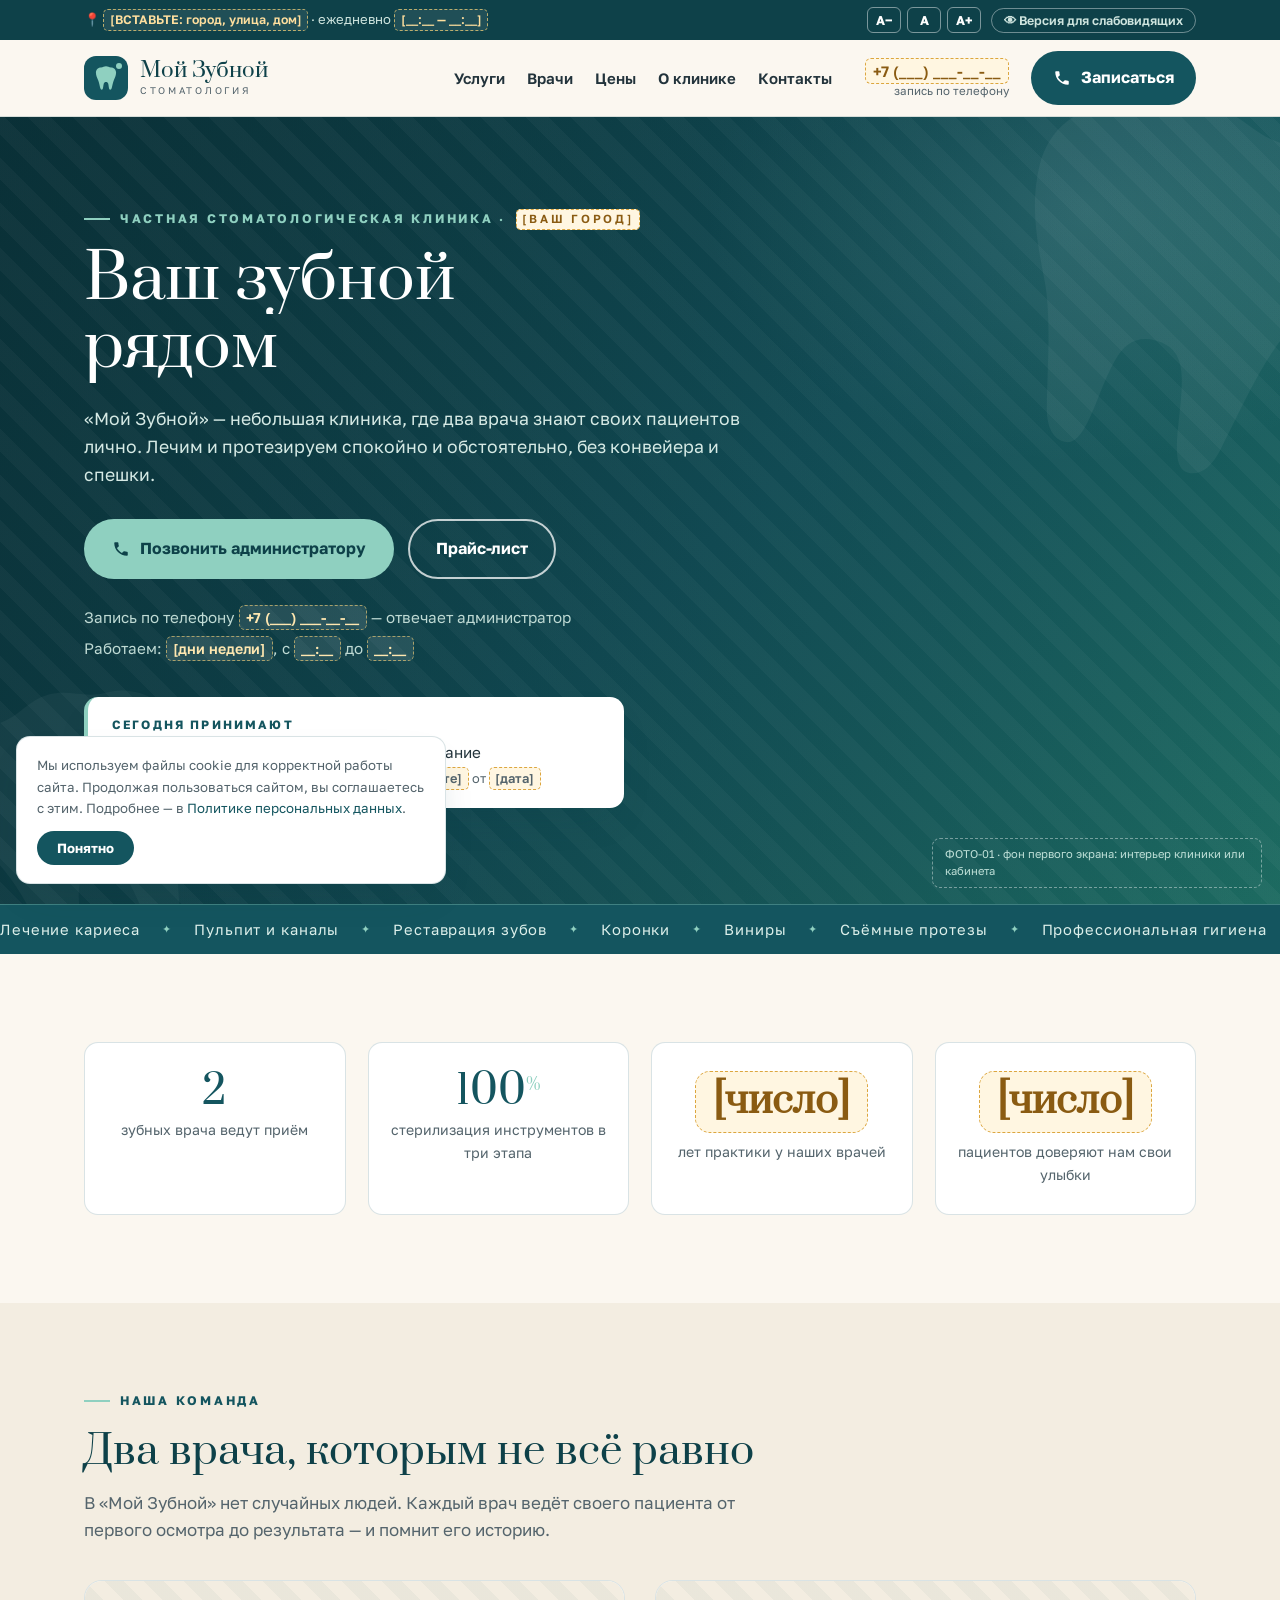
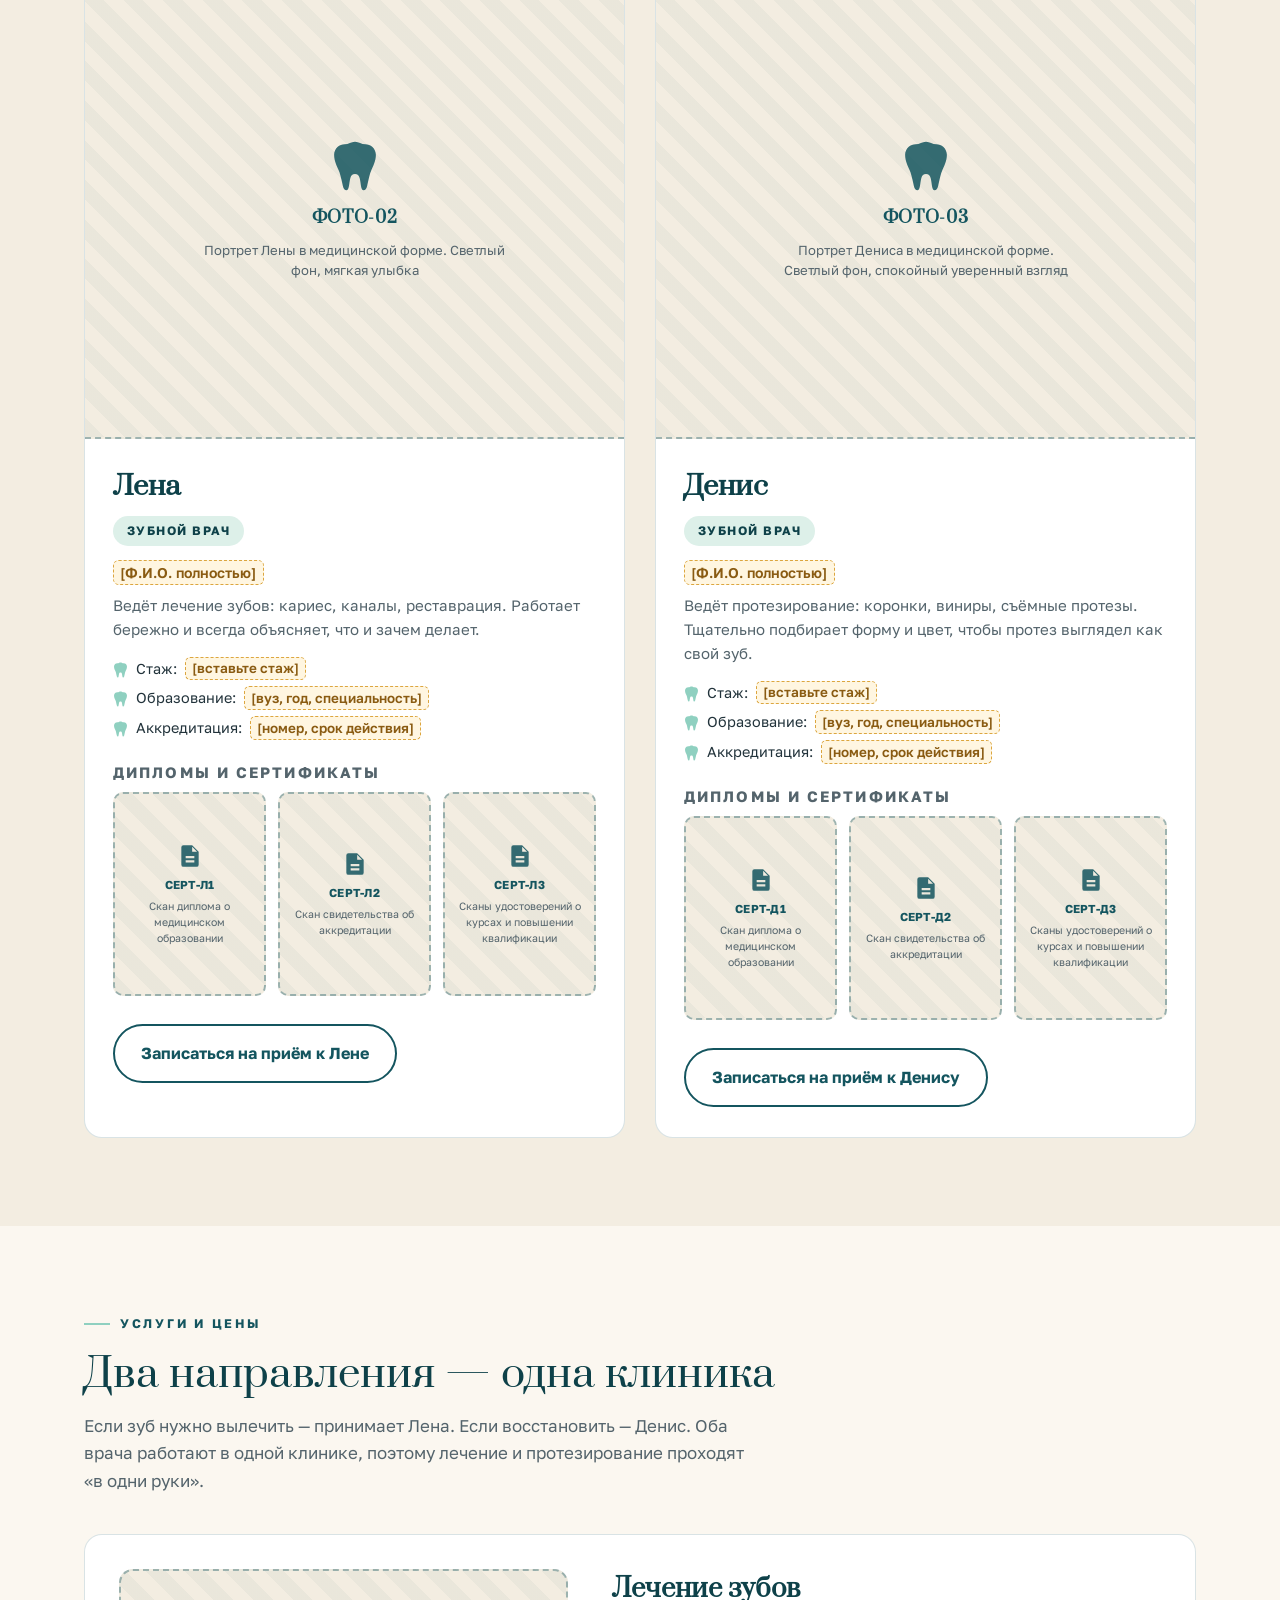
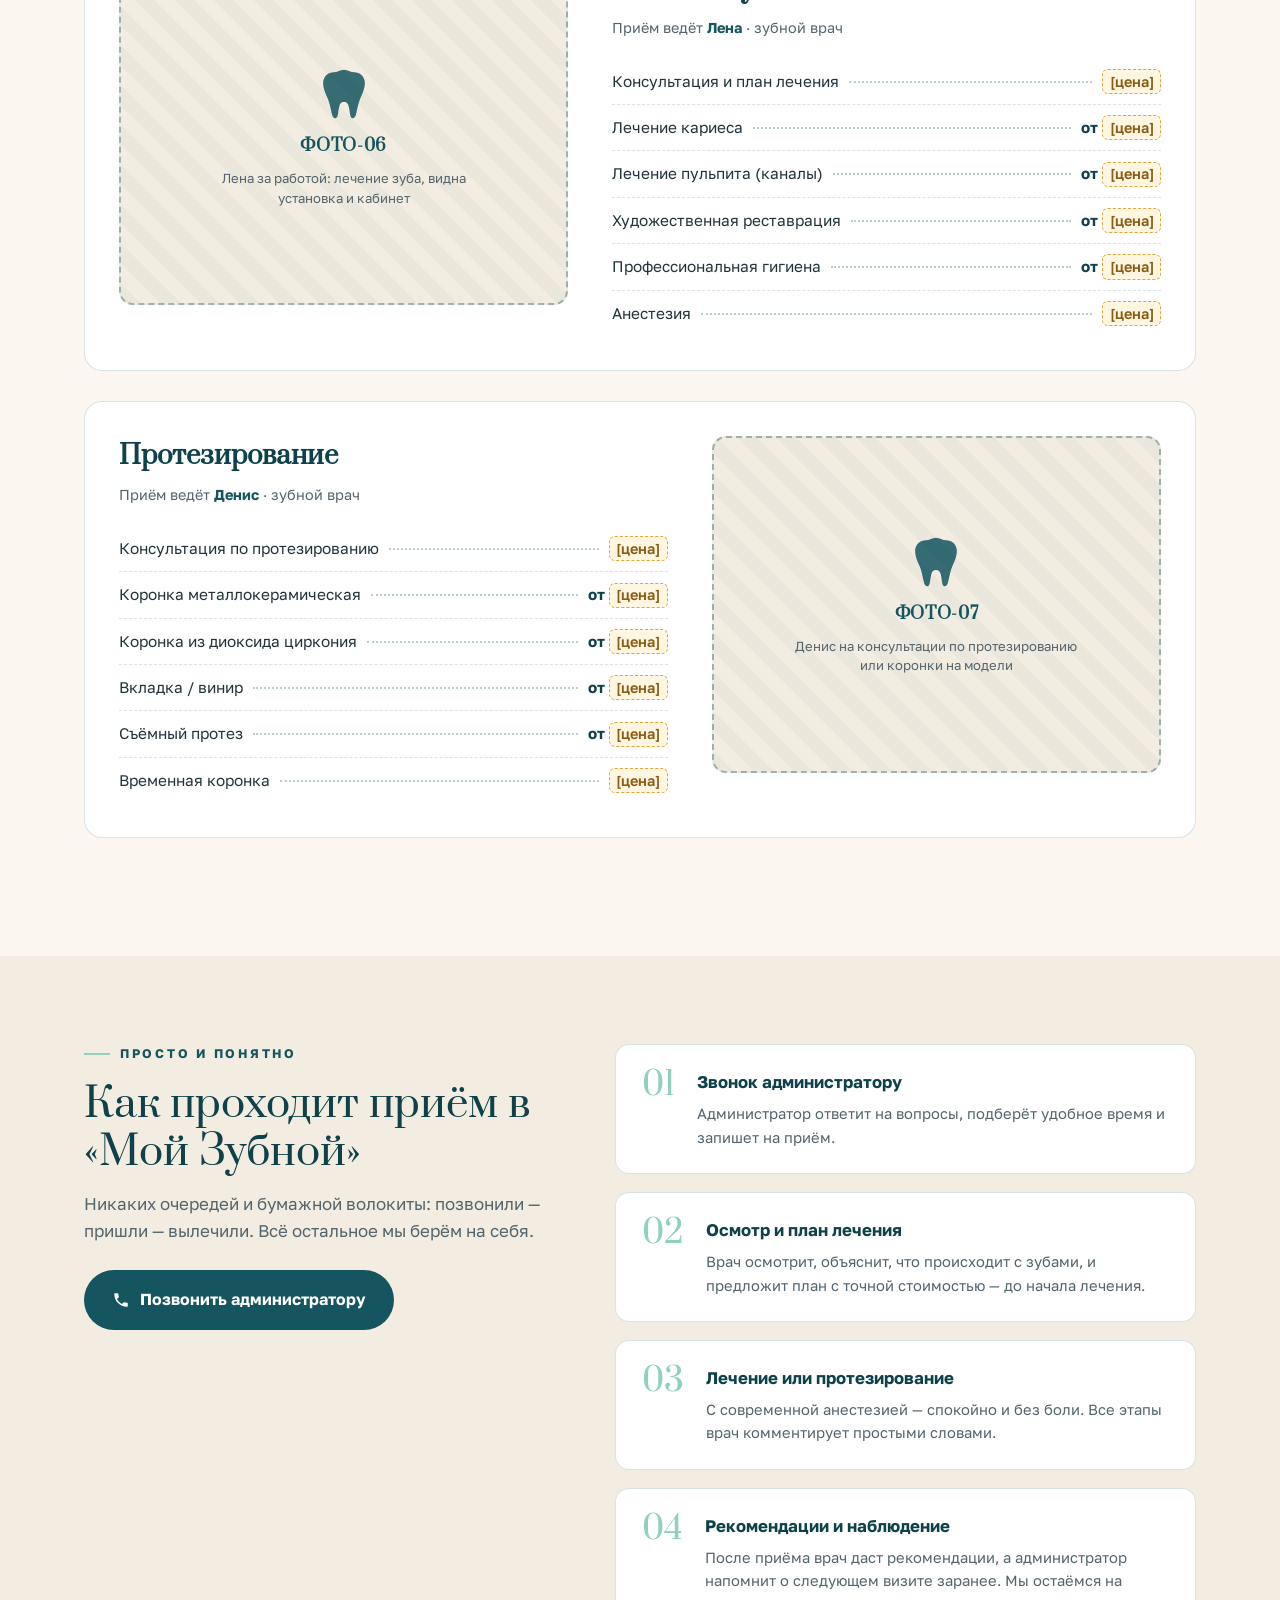
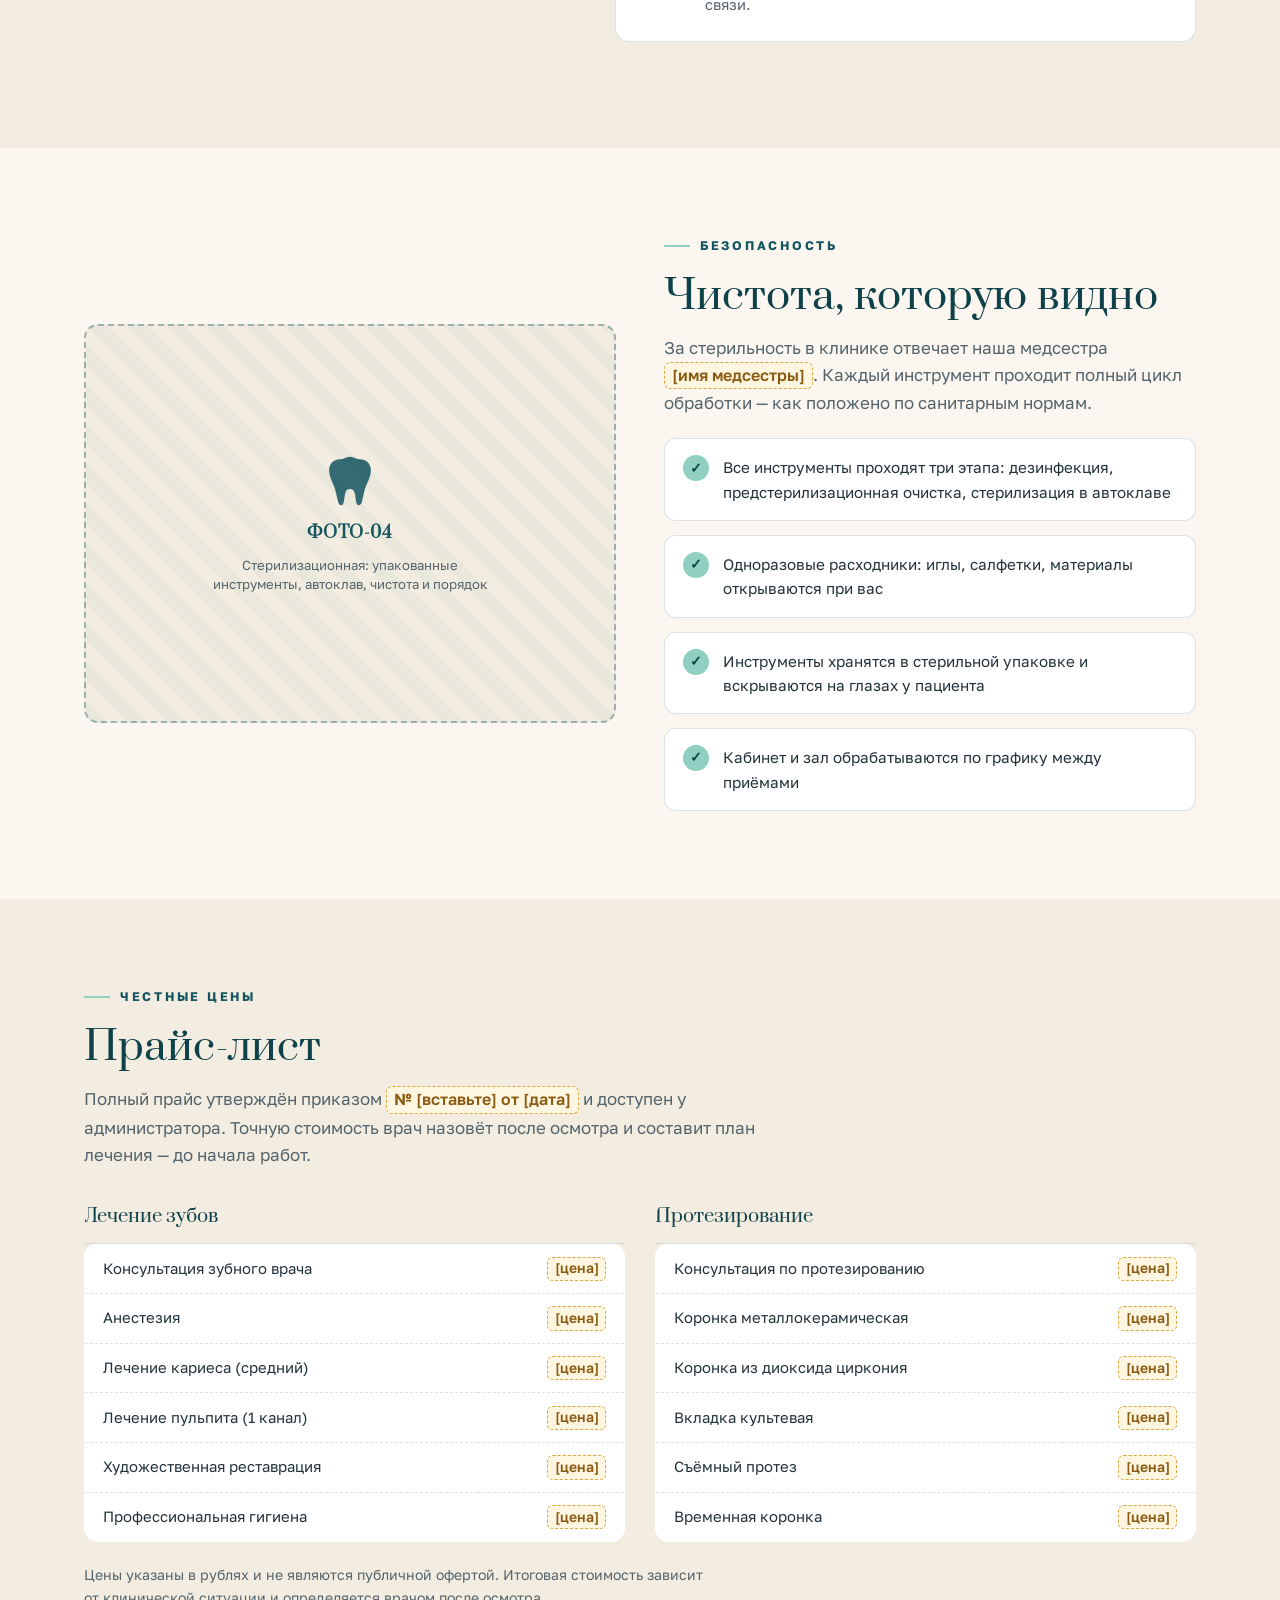
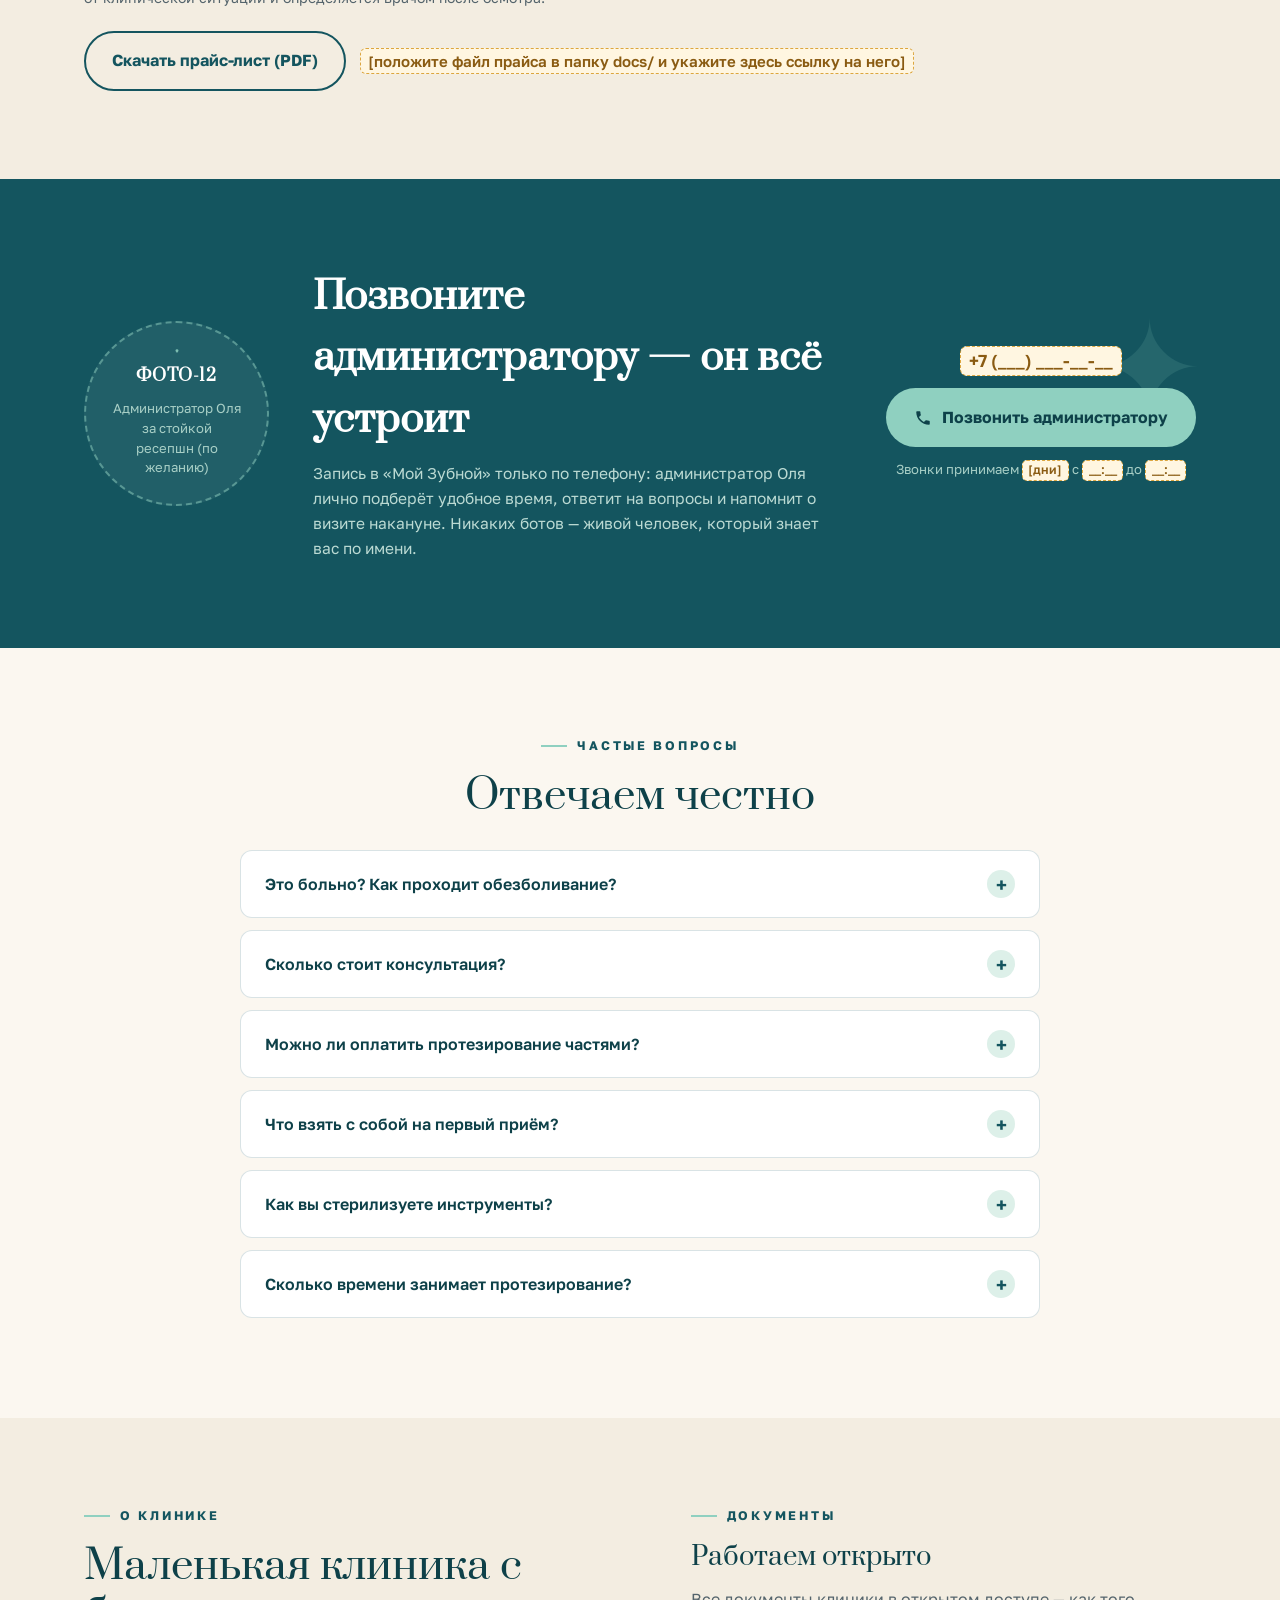
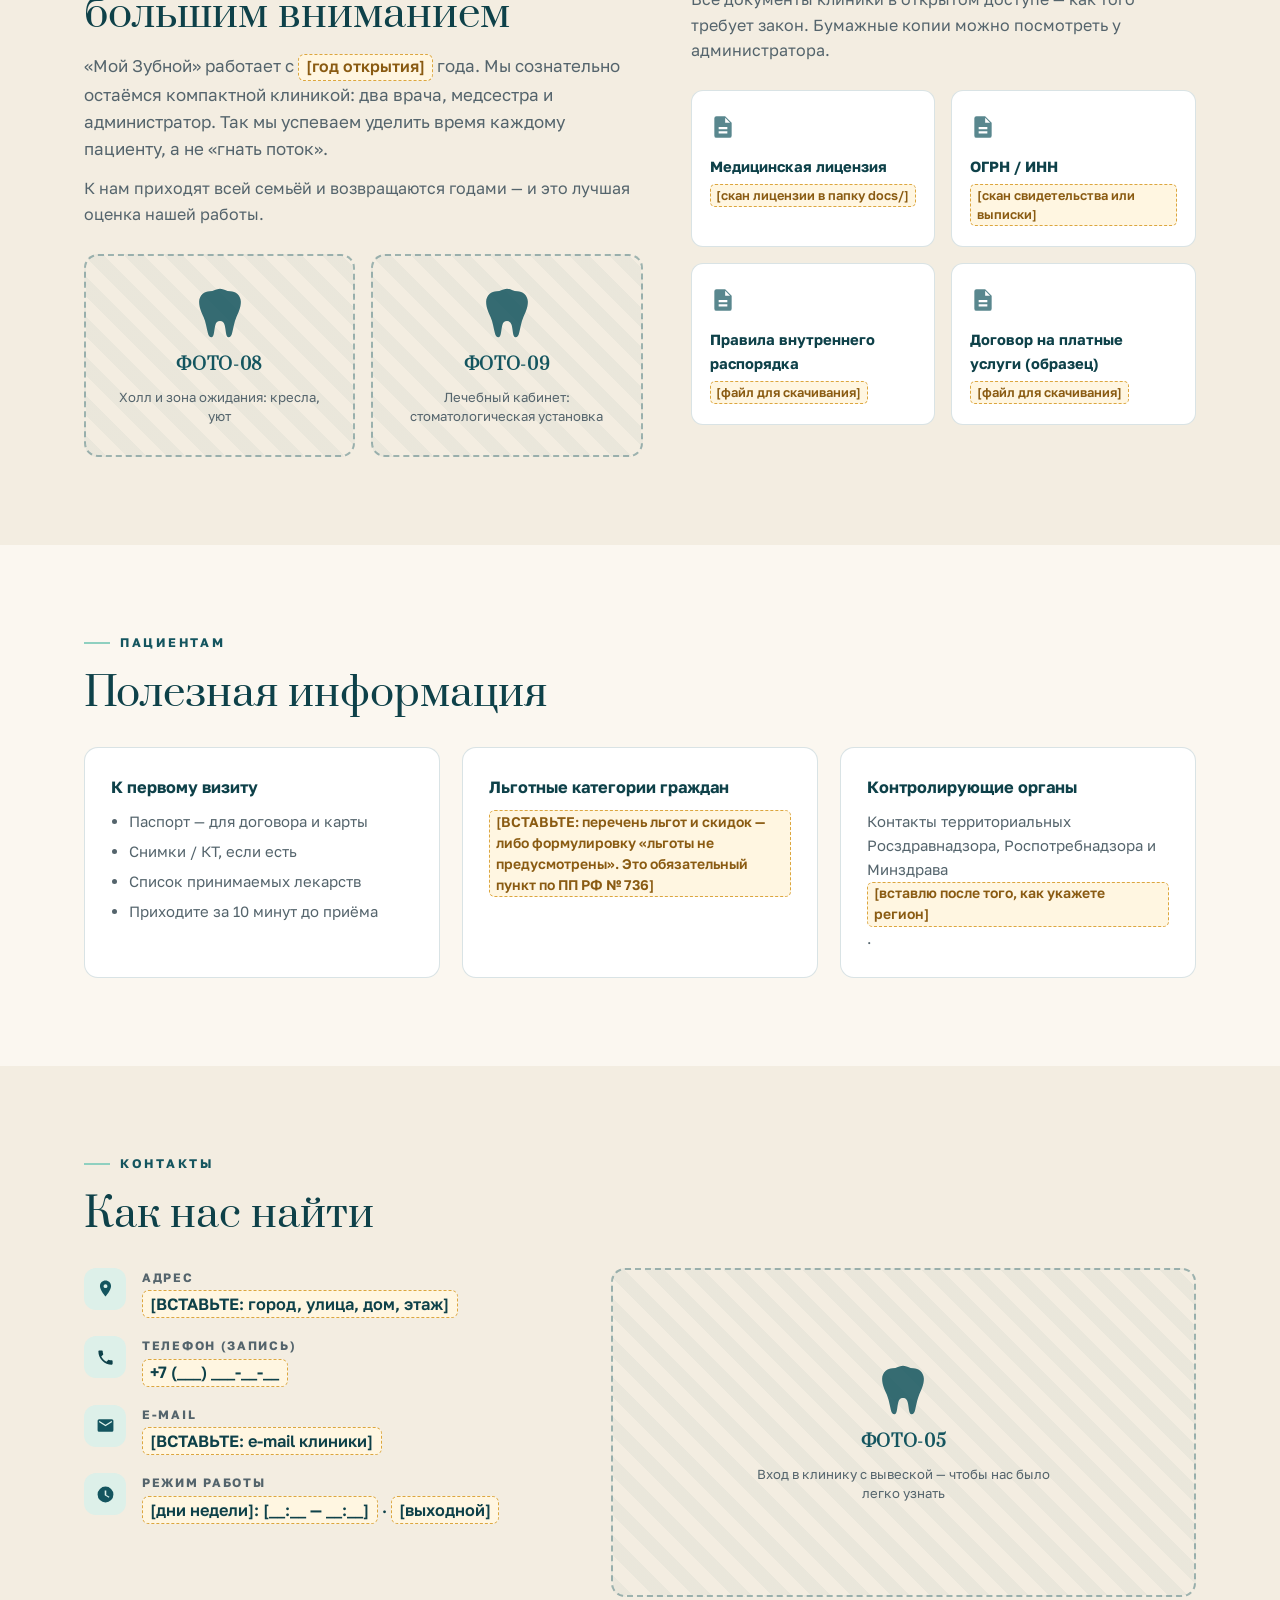
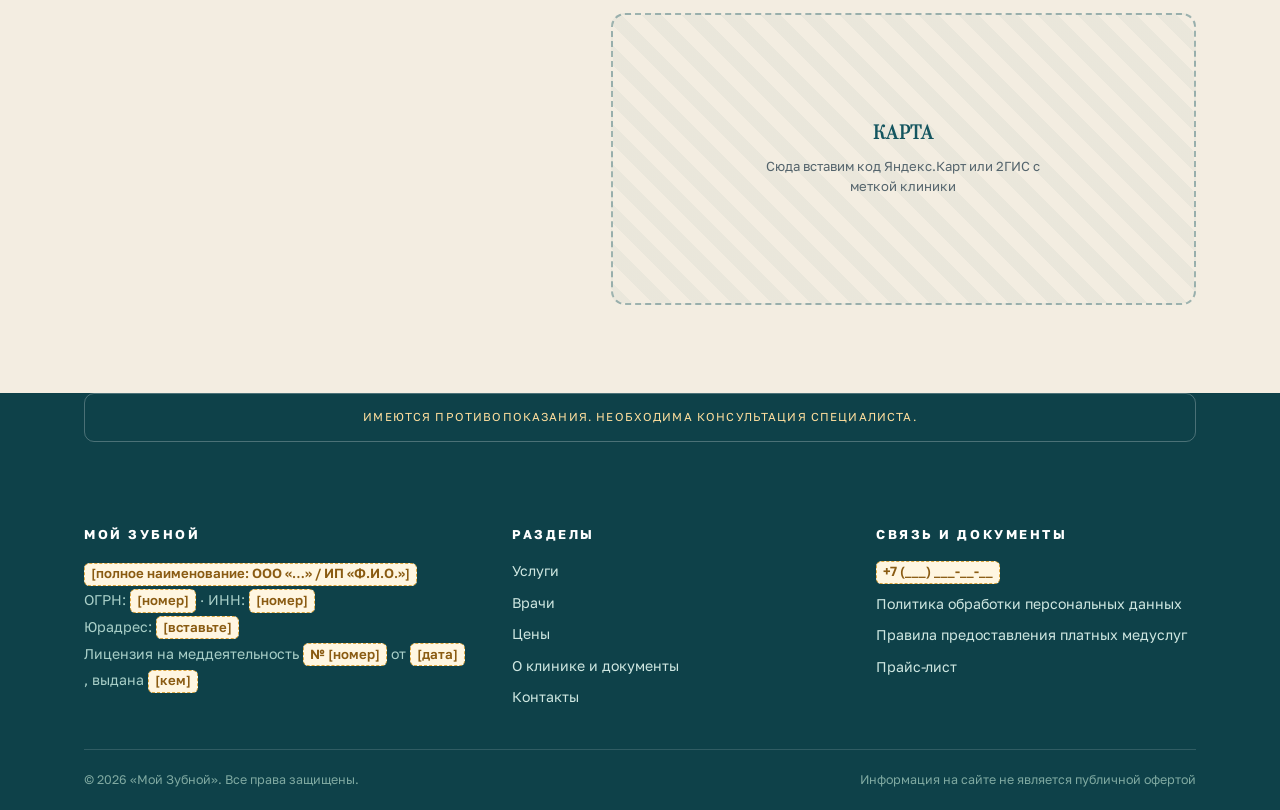
<file: index.html>
<!DOCTYPE html>
<html lang="ru">
<head>
<meta charset="UTF-8">
<meta name="viewport" content="width=device-width, initial-scale=1.0, viewport-fit=cover">
<title>Мой Зубной — частная стоматологическая клиника: лечение и протезирование зубов</title>
<meta name="description" content="Частная стоматологическая клиника «Мой Зубной»: лечение и протезирование зубов. Два врача, личный подход, запись по телефону.">
<meta name="theme-color" content="#14555F">
<link rel="preconnect" href="https://fonts.googleapis.com">
<link rel="preconnect" href="https://fonts.gstatic.com" crossorigin>
<link href="https://fonts.googleapis.com/css2?family=Prata&family=Golos+Text:wght@400;500;600;700&display=swap" rel="stylesheet">
<link rel="stylesheet" href="css/style.css">
<script src="js/main.js" defer></script>
</head>
<body>
<a class="skip" href="#main">Перейти к содержанию</a>

<!-- SVG-иконки -->
<svg style="display:none" xmlns="http://www.w3.org/2000/svg">
  <symbol id="tooth" viewBox="0 0 40 50">
    <path d="M20 4c-3.4 0-5.4 2.2-9 2.2C6.8 6.2 2 9.6 2 15.4c0 5.4 2.4 9.8 4 13.4 1.6 3.7 2.6 9.4 3.6 13.7.5 2.3 1.6 3.5 3 3.5 2.6 0 2.2-6.4 3.4-10.6.6-2.2 1.8-3.4 4-3.4s3.4 1.2 4 3.4c1.2 4.2.8 10.6 3.4 10.6 1.4 0 2.5-1.2 3-3.5 1-4.3 2-10 3.6-13.7 1.6-3.6 4-8 4-13.4 0-5.8-4.8-9.2-9-9.2-3.6 0-5.6-2.2-9-2.2z"/>
  </symbol>
  <symbol id="phone" viewBox="0 0 24 24"><path fill="currentColor" d="M6.6 10.8c1.4 2.8 3.8 5.1 6.6 6.6l2.2-2.2c.3-.3.7-.4 1-.2 1.1.4 2.4.6 3.6.6.6 0 1 .4 1 1V20c0 .6-.4 1-1 1C10.6 21 3 13.4 3 4c0-.6.4-1 1-1h3.5c.6 0 1 .4 1 1 0 1.3.2 2.5.6 3.6.1.3 0 .7-.2 1l-2.3 2.2z"/></symbol>
  <symbol id="pin" viewBox="0 0 24 24"><path d="M12 2C8.1 2 5 5.1 5 9c0 5.2 7 13 7 13s7-7.8 7-13c0-3.9-3.1-7-7-7zm0 9.5A2.5 2.5 0 1 1 12 6.5a2.5 2.5 0 0 1 0 5z"/></symbol>
  <symbol id="clock" viewBox="0 0 24 24"><path d="M12 2a10 10 0 1 0 0 20 10 10 0 0 0 0-20zm1 10.6 4 2.3-.8 1.3L11 13V7h2v5.6z"/></symbol>
  <symbol id="mail" viewBox="0 0 24 24"><path d="M20 4H4a2 2 0 0 0-2 2v12a2 2 0 0 0 2 2h16a2 2 0 0 0 2-2V6a2 2 0 0 0-2-2zm0 4-8 5-8-5V6l8 5 8-5v2z"/></symbol>
  <symbol id="doc" viewBox="0 0 24 24"><path d="M14 2H6a2 2 0 0 0-2 2v16a2 2 0 0 0 2 2h12a2 2 0 0 0 2-2V8l-6-6zm0 6V3.5L18.5 8H14zM8 12h8v2H8v-2zm0 4h8v2H8v-2z"/></symbol>
</svg>

<!-- Верхняя полоска -->
<div class="topbar">
  <div class="wrap">
    <div>📍 <span class="ph">[ВСТАВЬТЕ: город, улица, дом]</span> · ежедневно <span class="ph">[__:__ — __:__]</span></div>
    <div class="topbar-right">
      <div class="a11y-ctrl" id="a11yCtrl" hidden aria-label="Размер шрифта">
        <button type="button" data-step="-1" title="Уменьшить шрифт">А−</button>
        <button type="button" data-step="0" title="Средний шрифт">А</button>
        <button type="button" data-step="1" title="Увеличить шрифт">А+</button>
      </div>
      <button class="a11y-btn" id="a11yBtn" type="button" aria-pressed="false">👁 Версия для слабовидящих</button>
    </div>
  </div>
</div>

<!-- Шапка -->
<header id="hdr">
  <div class="wrap header-in">
    <a class="logo" href="index.html" aria-label="Мой Зубной — на главную">
      <span class="logo-mark"><svg><use href="#tooth"/></svg></span>
      <span class="logo-text">Мой Зубной<small>стоматология</small></span>
    </a>
    <nav id="nav" aria-label="Основное меню">
      <a href="#uslugi">Услуги</a>
      <a href="#vrachi">Врачи</a>
      <a href="#tseny">Цены</a>
      <a href="#o-klinike">О клинике</a>
      <a href="#kontakty">Контакты</a>
    </nav>
    <div class="header-phone">
      <b><span class="ph">+7 (___) ___-__-__</span></b>
      <small>запись по телефону</small>
    </div>
    <!-- ВАЖНО: замените номер в href на реальный, формат +79991234567 -->
    <a class="btn btn-solid" href="tel:+70000000000"><svg><use href="#phone"/></svg>Записаться</a>
    <button class="burger" id="burger" type="button" aria-label="Открыть меню" aria-expanded="false"><span></span><span></span><span></span></button>
  </div>
</header>

<main id="main">

  <!-- ============ ПЕРВЫЙ ЭКРАН (фон — клиника) ============ -->
  <section class="hero" id="top">
    <div class="hero-bg" aria-hidden="true">
      <svg class="hero-tooth t1"><use href="#tooth"/></svg>
      <svg class="hero-tooth t2"><use href="#tooth"/></svg>
      <!-- ФОТО-01: фон всего первого экрана — интерьер клиники или кабинета, светлое фото.
           Как подставить: см. комментарий в css/style.css (блок .hero-bg) -->
      <span class="bg-tag">ФОТО-01 · фон первого экрана: интерьер клиники или кабинета</span>
    </div>
    <div class="wrap">
      <div class="hero-content">
        <p class="eyebrow">Частная стоматологическая клиника · <span class="ph">[ваш город]</span></p>
        <h1>
          <span class="mask"><span>Ваш зубной</span></span>
          <span class="mask"><span>рядом</em></span></span>
        </h1>
        <p class="lead">«Мой Зубной» — небольшая клиника, где два врача знают своих пациентов лично. Лечим и протезируем спокойно и обстоятельно, без конвейера и спешки.</p>
        <div class="hero-cta">
          <a class="btn btn-mint" href="tel:+70000000000"><svg><use href="#phone"/></svg>Позвонить администратору</a>
          <a class="btn btn-ghost-light" href="#tseny">Прайс-лист</a>
        </div>
        <div class="hero-meta">
          <div>Запись по телефону <span class="ph">+7 (___) ___-__-__</span> — отвечает администратор</div>
          <div>Работаем: <span class="ph">[дни недели]</span>, с <span class="ph">__:__</span> до <span class="ph">__:__</span></div>
        </div>
        <div class="hero-card rv">
          <b>Сегодня принимают</b>
          <p><b>Лена</b> — лечение зубов · <b>Денис</b> — протезирование</p>
          <span>Лицензия на медицинскую деятельность <span class="ph">№ [вставьте]</span> от <span class="ph">[дата]</span></span>
        </div>
      </div>
    </div>
  </section>

  <!-- Бегущая строка услуг -->
  <div class="ticker" aria-hidden="true">
    <div class="ticker-track">
      <span>Лечение кариеса</span><span>Пульпит и каналы</span><span>Реставрация зубов</span><span>Коронки</span><span>Виниры</span><span>Съёмные протезы</span><span>Профессиональная гигиена</span><span>Консультации</span>
      <span>Лечение кариеса</span><span>Пульпит и каналы</span><span>Реставрация зубов</span><span>Коронки</span><span>Виниры</span><span>Съёмные протезы</span><span>Профессиональная гигиена</span><span>Консультации</span>
    </div>
  </div>

  <!-- ============ В ЦИФРАХ ============ -->
  <section class="section">
    <div class="wrap">
      <div class="stats">
        <div class="stat rv"><div class="num"><span class="count" data-to="2">0</span></div><p>зубных врача ведут приём</p></div>
        <div class="stat rv"><div class="num"><span class="count" data-to="100">0</span><sup>%</sup></div><p>стерилизация инструментов в три этапа</p></div>
        <div class="stat rv"><div class="num"><span class="ph">[число]</span></div><p>лет практики у наших врачей</p></div>
        <div class="stat rv"><div class="num"><span class="ph">[число]</span></div><p>пациентов доверяют нам свои улыбки</p></div>
      </div>
    </div>
  </section>

  <!-- ============ ВРАЧИ ============ -->
  <section class="section section--alt" id="vrachi">
    <div class="wrap">
      <p class="eyebrow">Наша команда</p>
      <h2 class="h2">Два врача, которым не всё равно</h2>
      <p class="lead rv">В «Мой Зубной» нет случайных людей. Каждый врач ведёт своего пациента от первого осмотра до результата — и помнит его историю.</p>
      <div class="doctors" style="margin-top:36px">

        <!-- ЛЕНА -->
        <article class="doc-card rv">
          <!-- ФОТО-02: портрет Лены в медицинской форме, нейтральный светлый фон, 3:4 -->
          <div class="slot">
            <svg fill="#14555F"><use href="#tooth"/></svg>
            <b>ФОТО-02</b>
            <span>Портрет Лены в медицинской форме. Светлый фон, мягкая улыбка</span>
          </div>
          <div class="doc-body">
            <h3>Лена</h3>
            <span class="doc-role">Зубной врач</span>
            <p><span class="ph">[Ф.И.О. полностью]</span></p>
            <p>Ведёт лечение зубов: кариес, каналы, реставрация. Работает бережно и всегда объясняет, что и зачем делает.</p>
            <div class="doc-facts">
              <span><svg><use href="#tooth"/></svg>Стаж: <span class="ph">[вставьте стаж]</span></span>
              <span><svg><use href="#tooth"/></svg>Образование: <span class="ph">[вуз, год, специальность]</span></span>
              <span><svg><use href="#tooth"/></svg>Аккредитация: <span class="ph">[номер, срок действия]</span></span>
            </div>
            <!-- СЕРТИФИКАТЫ ЛЕНЫ: сканы документов -->
            <div class="certs">
              <p class="certs-title">Дипломы и сертификаты</p>
              <div class="certs-row">
                <div class="slot cert"><svg fill="#14555F"><use href="#doc"/></svg><b>СЕРТ-Л1</b><span>Скан диплома о медицинском образовании</span></div>
                <div class="slot cert"><svg fill="#14555F"><use href="#doc"/></svg><b>СЕРТ-Л2</b><span>Скан свидетельства об аккредитации</span></div>
                <div class="slot cert"><svg fill="#14555F"><use href="#doc"/></svg><b>СЕРТ-Л3</b><span>Сканы удостоверений о курсах и повышении квалификации</span></div>
              </div>
            </div>
            <a class="btn btn-ghost" href="tel:+70000000000">Записаться на приём к Лене</a>
          </div>
        </article>

        <!-- ДЕНИС -->
        <article class="doc-card rv">
          <!-- ФОТО-03: портрет Дениса в медицинской форме, нейтральный светлый фон, 3:4 -->
          <div class="slot">
            <svg fill="#14555F"><use href="#tooth"/></svg>
            <b>ФОТО-03</b>
            <span>Портрет Дениса в медицинской форме. Светлый фон, спокойный уверенный взгляд</span>
          </div>
          <div class="doc-body">
            <h3>Денис</h3>
            <span class="doc-role">Зубной врач</span>
            <p><span class="ph">[Ф.И.О. полностью]</span></p>
            <p>Ведёт протезирование: коронки, виниры, съёмные протезы. Тщательно подбирает форму и цвет, чтобы протез выглядел как свой зуб.</p>
            <div class="doc-facts">
              <span><svg><use href="#tooth"/></svg>Стаж: <span class="ph">[вставьте стаж]</span></span>
              <span><svg><use href="#tooth"/></svg>Образование: <span class="ph">[вуз, год, специальность]</span></span>
              <span><svg><use href="#tooth"/></svg>Аккредитация: <span class="ph">[номер, срок действия]</span></span>
            </div>
            <!-- СЕРТИФИКАТЫ ДЕНИСА: сканы документов -->
            <div class="certs">
              <p class="certs-title">Дипломы и сертификаты</p>
              <div class="certs-row">
                <div class="slot cert"><svg fill="#14555F"><use href="#doc"/></svg><b>СЕРТ-Д1</b><span>Скан диплома о медицинском образовании</span></div>
                <div class="slot cert"><svg fill="#14555F"><use href="#doc"/></svg><b>СЕРТ-Д2</b><span>Скан свидетельства об аккредитации</span></div>
                <div class="slot cert"><svg fill="#14555F"><use href="#doc"/></svg><b>СЕРТ-Д3</b><span>Сканы удостоверений о курсах и повышении квалификации</span></div>
              </div>
            </div>
            <a class="btn btn-ghost" href="tel:+70000000000">Записаться на приём к Денису</a>
          </div>
        </article>
      </div>
    </div>
  </section>

  <!-- ============ УСЛУГИ ============ -->
  <section class="section" id="uslugi">
    <div class="wrap">
      <p class="eyebrow">Услуги и цены</p>
      <h2 class="h2">Два направления — одна клиника</h2>
      <p class="lead rv">Если зуб нужно вылечить — принимает Лена. Если восстановить — Денис. Оба врача работают в одной клинике, поэтому лечение и протезирование проходят «в одни руки».</p>

      <div style="margin-top:40px">
        <div class="dir rv">
          <div class="dir-photo">
            <!-- ФОТО-06: Лена за лечением зуба, видны кабинет и оборудование, 4:3 -->
            <div class="slot">
              <svg fill="#14555F"><use href="#tooth"/></svg>
              <b>ФОТО-06</b>
              <span>Лена за работой: лечение зуба, видна установка и кабинет</span>
            </div>
          </div>
          <div>
            <h3>Лечение зубов</h3>
            <p class="who">Приём ведёт <b>Лена</b> · зубной врач</p>
            <ul class="price-list">
              <li>Консультация и план лечения <i class="dots"></i><span class="cost"><span class="ph">[цена]</span></span></li>
              <li>Лечение кариеса <i class="dots"></i><span class="cost">от <span class="ph">[цена]</span></span></li>
              <li>Лечение пульпита (каналы) <i class="dots"></i><span class="cost">от <span class="ph">[цена]</span></span></li>
              <li>Художественная реставрация <i class="dots"></i><span class="cost">от <span class="ph">[цена]</span></span></li>
              <li>Профессиональная гигиена <i class="dots"></i><span class="cost">от <span class="ph">[цена]</span></span></li>
              <li>Анестезия <i class="dots"></i><span class="cost"><span class="ph">[цена]</span></span></li>
            </ul>
          </div>
        </div>

        <div class="dir dir--flip rv">
          <div class="dir-photo">
            <!-- ФОТО-07: консультация по протезированию или коронки на модели, 4:3 -->
            <div class="slot">
              <svg fill="#14555F"><use href="#tooth"/></svg>
              <b>ФОТО-07</b>
              <span>Денис на консультации по протезированию или коронки на модели</span>
            </div>
          </div>
          <div>
            <h3>Протезирование</h3>
            <p class="who">Приём ведёт <b>Денис</b> · зубной врач</p>
            <ul class="price-list">
              <li>Консультация по протезированию <i class="dots"></i><span class="cost"><span class="ph">[цена]</span></span></li>
              <li>Коронка металлокерамическая <i class="dots"></i><span class="cost">от <span class="ph">[цена]</span></span></li>
              <li>Коронка из диоксида циркония <i class="dots"></i><span class="cost">от <span class="ph">[цена]</span></span></li>
              <li>Вкладка / винир <i class="dots"></i><span class="cost">от <span class="ph">[цена]</span></span></li>
              <li>Съёмный протез <i class="dots"></i><span class="cost">от <span class="ph">[цена]</span></span></li>
              <li>Временная коронка <i class="dots"></i><span class="cost"><span class="ph">[цена]</span></span></li>
            </ul>
          </div>
        </div>
      </div>
    </div>
  </section>

  <!-- ============ КАК ПРОХОДИТ ПРИЁМ ============ -->
  <section class="section section--alt">
    <div class="wrap steps-grid">
      <div class="steps-left">
        <p class="eyebrow">Просто и понятно</p>
        <h2 class="h2">Как проходит приём в «Мой Зубной»</h2>
        <p class="lead rv">Никаких очередей и бумажной волокиты: позвонили — пришли — вылечили. Всё остальное мы берём на себя.</p>
        <a class="btn btn-solid rv" href="tel:+70000000000" style="margin-top:26px"><svg><use href="#phone"/></svg>Позвонить администратору</a>
      </div>
      <div>
        <div class="step rv"><span class="step-num">01</span><div><h4>Звонок администратору</h4><p>Администратор ответит на вопросы, подберёт удобное время и запишет на приём.</p></div></div>
        <div class="step rv"><span class="step-num">02</span><div><h4>Осмотр и план лечения</h4><p>Врач осмотрит, объяснит, что происходит с зубами, и предложит план с точной стоимостью — до начала лечения.</p></div></div>
        <div class="step rv"><span class="step-num">03</span><div><h4>Лечение или протезирование</h4><p>С современной анестезией — спокойно и без боли. Все этапы врач комментирует простыми словами.</p></div></div>
        <div class="step rv"><span class="step-num">04</span><div><h4>Рекомендации и наблюдение</h4><p>После приёма врач даст рекомендации, а администратор напомнит о следующем визите заранее. Мы остаёмся на связи.</p></div></div>
      </div>
    </div>
  </section>

  <!-- ============ БЕЗОПАСНОСТЬ ============ -->
  <section class="section">
    <div class="wrap safe-grid">
      <div class="rv">
        <!-- ФОТО-04: стерилизация — упаковка инструментов, автоклав, 4:3 -->
        <div class="slot" style="aspect-ratio:4/3">
          <svg fill="#14555F"><use href="#tooth"/></svg>
          <b>ФОТО-04</b>
          <span>Стерилизационная: упакованные инструменты, автоклав, чистота и порядок</span>
        </div>
      </div>
      <div>
        <p class="eyebrow">Безопасность</p>
        <h2 class="h2">Чистота, которую видно</h2>
        <p class="lead rv">За стерильность в клинике отвечает наша медсестра <span class="ph">[имя медсестры]</span>. Каждый инструмент проходит полный цикл обработки — как положено по санитарным нормам.</p>
        <ul class="safe-list">
          <li class="rv"><span class="tick">✓</span>Все инструменты проходят три этапа: дезинфекция, предстерилизационная очистка, стерилизация в автоклаве</li>
          <li class="rv"><span class="tick">✓</span>Одноразовые расходники: иглы, салфетки, материалы открываются при вас</li>
          <li class="rv"><span class="tick">✓</span>Инструменты хранятся в стерильной упаковке и вскрываются на глазах у пациента</li>
          <li class="rv"><span class="tick">✓</span>Кабинет и зал обрабатываются по графику между приёмами</li>
        </ul>
      </div>
    </div>
  </section>

  <!-- ============ ЦЕНЫ ============ -->
  <section class="section section--alt" id="tseny">
    <div class="wrap">
      <p class="eyebrow">Честные цены</p>
      <h2 class="h2">Прайс-лист</h2>
      <p class="lead rv">Полный прайс утверждён приказом <span class="ph">№ [вставьте] от [дата]</span> и доступен у администратора. Точную стоимость врач назовёт после осмотра и составит план лечения — до начала работ.</p>
      <div class="price-tables">
        <div class="table-wrap rv">
          <table class="ptable">
            <caption>Лечение зубов</caption>
            <tr><td>Консультация зубного врача</td><td><span class="ph">[цена]</span></td></tr>
            <tr><td>Анестезия</td><td><span class="ph">[цена]</span></td></tr>
            <tr><td>Лечение кариеса (средний)</td><td><span class="ph">[цена]</span></td></tr>
            <tr><td>Лечение пульпита (1 канал)</td><td><span class="ph">[цена]</span></td></tr>
            <tr><td>Художественная реставрация</td><td><span class="ph">[цена]</span></td></tr>
            <tr><td>Профессиональная гигиена</td><td><span class="ph">[цена]</span></td></tr>
          </table>
        </div>
        <div class="table-wrap rv">
          <table class="ptable">
            <caption>Протезирование</caption>
            <tr><td>Консультация по протезированию</td><td><span class="ph">[цена]</span></td></tr>
            <tr><td>Коронка металлокерамическая</td><td><span class="ph">[цена]</span></td></tr>
            <tr><td>Коронка из диоксида циркония</td><td><span class="ph">[цена]</span></td></tr>
            <tr><td>Вкладка культевая</td><td><span class="ph">[цена]</span></td></tr>
            <tr><td>Съёмный протез</td><td><span class="ph">[цена]</span></td></tr>
            <tr><td>Временная коронка</td><td><span class="ph">[цена]</span></td></tr>
          </table>
        </div>
      </div>
      <p class="price-note rv">Цены указаны в рублях и не являются публичной офертой. Итоговая стоимость зависит от клинической ситуации и определяется врачом после осмотра.</p>
      <div class="price-actions rv">
        <a class="btn btn-ghost" href="docs/">Скачать прайс-лист (PDF)</a>
        <span class="ph">[положите файл прайса в папку docs/ и укажите здесь ссылку на него]</span>
      </div>
    </div>
  </section>

  <!-- ============ ЗАПИСЬ ЧЕРЕЗ АДМИНИСТРАТОРА ============ -->
  <section class="section olya" id="zapis">
    <div class="wrap olya-grid">
      <div class="rv">
        <!-- ФОТО-12 (по желанию): администратор Оля за стойкой ресепшн, квадрат под круглый кадр -->
        <div class="slot">
          <svg><use href="#tooth"/></svg>
          <b>ФОТО-12</b>
          <span>Администратор Оля за стойкой ресепшн (по желанию)</span>
        </div>
      </div>
      <div class="rv">
        <h2>Позвоните администратору — он всё устроит</h2>
        <p>Запись в «Мой Зубной» только по телефону: администратор Оля лично подберёт удобное время, ответит на вопросы и напомнит о визите накануне. Никаких ботов — живой человек, который знает вас по имени.</p>
      </div>
      <div class="olya-call rv">
        <span class="big"><span class="ph">+7 (___) ___-__-__</span></span>
        <a class="btn btn-mint" href="tel:+70000000000"><svg><use href="#phone"/></svg>Позвонить администратору</a>
        <small>Звонки принимаем <span class="ph">[дни]</span> с <span class="ph">__:__</span> до <span class="ph">__:__</span></small>
      </div>
    </div>
  </section>

  <!-- ============ FAQ ============ -->
  <section class="section">
    <div class="wrap">
      <p class="eyebrow" style="justify-content:center">Частые вопросы</p>
      <h2 class="h2" style="text-align:center">Отвечаем честно</h2>
      <div class="faq">
        <div class="faq-item rv">
          <button class="faq-q" type="button" aria-expanded="false">Это больно? Как проходит обезболивание?<span class="plus">+</span></button>
          <div class="faq-a"><p>Все процедуры проводятся с современной анестезией. Врач подберёт препарат под вашу ситуацию и начнёт лечение только когда зуб полностью «уснёт». Если волнуетесь — скажите об этом при записи, уделим больше времени спокойному знакомству.</p></div>
        </div>
        <div class="faq-item rv">
          <button class="faq-q" type="button" aria-expanded="false">Сколько стоит консультация?<span class="plus">+</span></button>
          <div class="faq-a"><p><span class="ph">[ВСТАВЬТЕ: условия консультации — бесплатно / стоимость]</span>. На консультации врач осмотрит, составит план лечения и назовёт точную стоимость — решение вы принимаете без обязательств.</p></div>
        </div>
        <div class="faq-item rv">
          <button class="faq-q" type="button" aria-expanded="false">Можно ли оплатить протезирование частями?<span class="plus">+</span></button>
          <div class="faq-a"><p><span class="ph">[ВСТАВЬТЕ: есть ли рассрочка/поэтапная оплата — и на каких условиях]</span>.</p></div>
        </div>
        <div class="faq-item rv">
          <button class="faq-q" type="button" aria-expanded="false">Что взять с собой на первый приём?<span class="plus">+</span></button>
          <div class="faq-a"><p>Паспорт — он нужен для оформления договора и медицинской карты (требование законодательства о платных медицинских услугах). Если есть свежие снимки или КТ зубов — возьмите их тоже.</p></div>
        </div>
        <div class="faq-item rv">
          <button class="faq-q" type="button" aria-expanded="false">Как вы стерилизуете инструменты?<span class="plus">+</span></button>
          <div class="faq-a"><p>В три этапа: дезинфекция, очистка и стерилизация в автоклаве. Инструменты хранятся в герметичной упаковке и вскрываются при вас. Одноразовые материалы не используются повторно.</p></div>
        </div>
        <div class="faq-item rv">
          <button class="faq-q" type="button" aria-expanded="false">Сколько времени занимает протезирование?<span class="plus">+</span></button>
          <div class="faq-a"><p>Зависит от работы: коронка — в среднем <span class="ph">[вставьте срок, например 1–2 недели]</span>, съёмный протез — <span class="ph">[срок]</span>. Денис назовёт точные сроки на консультации и составит график визитов.</p></div>
        </div>
      </div>
    </div>
  </section>

  <!-- ============ О КЛИНИКЕ + ДОКУМЕНТЫ ============ -->
  <section class="section section--alt" id="o-klinike">
    <div class="wrap">
      <div class="about-grid">
        <div>
          <p class="eyebrow">О клинике</p>
          <h2 class="h2">Маленькая клиника с большим вниманием</h2>
          <p class="lead rv">«Мой Зубной» работает с <span class="ph">[год открытия]</span> года. Мы сознательно остаёмся компактной клиникой: два врача, медсестра и администратор. Так мы успеваем уделить время каждому пациенту, а не «гнать поток».</p>
          <p class="rv" style="margin-top:14px;color:var(--ink-soft)">К нам приходят всей семьёй и возвращаются годами — и это лучшая оценка нашей работы.</p>
          <div class="about-photos" style="margin-top:26px">
            <!-- ФОТО-08: холл / зона ожидания с креслами -->
            <div class="slot rv"><svg fill="#14555F"><use href="#tooth"/></svg><b>ФОТО-08</b><span>Холл и зона ожидания: кресла, уют</span></div>
            <!-- ФОТО-09: лечебный кабинет, установка -->
            <div class="slot rv"><svg fill="#14555F"><use href="#tooth"/></svg><b>ФОТО-09</b><span>Лечебный кабинет: стоматологическая установка</span></div>
          </div>
        </div>
        <div>
          <p class="eyebrow">Документы</p>
          <h2 class="h2" style="font-size:1.6rem">Работаем открыто</h2>
          <p class="rv" style="color:var(--ink-soft)">Все документы клиники в открытом доступе — как того требует закон. Бумажные копии можно посмотреть у администратора.</p>
          <div class="docs">
            <div class="doc rv"><svg><use href="#doc"/></svg><b>Медицинская лицензия</b><span class="ph">[скан лицензии в папку docs/]</span></div>
            <div class="doc rv"><svg><use href="#doc"/></svg><b>ОГРН / ИНН</b><span class="ph">[скан свидетельства или выписки]</span></div>
            <div class="doc rv"><svg><use href="#doc"/></svg><b>Правила внутреннего распорядка</b><span class="ph">[файл для скачивания]</span></div>
            <div class="doc rv"><svg><use href="#doc"/></svg><b>Договор на платные услуги (образец)</b><span class="ph">[файл для скачивания]</span></div>
          </div>
        </div>
      </div>
    </div>
  </section>

  <!-- ============ ПАЦИЕНТАМ ============ -->
  <section class="section">
    <div class="wrap">
      <p class="eyebrow">Пациентам</p>
      <h2 class="h2">Полезная информация</h2>
      <div class="pats">
        <div class="pat rv">
          <h4>К первому визиту</h4>
          <ul>
            <li>Паспорт — для договора и карты</li>
            <li>Снимки / КТ, если есть</li>
            <li>Список принимаемых лекарств</li>
            <li>Приходите за 10 минут до приёма</li>
          </ul>
        </div>
        <div class="pat rv">
          <h4>Льготные категории граждан</h4>
          <p><span class="ph">[ВСТАВЬТЕ: перечень льгот и скидок — либо формулировку «льготы не предусмотрены». Это обязательный пункт по ПП РФ № 736]</span></p>
        </div>
        <div class="pat rv">
          <h4>Контролирующие органы</h4>
          <p>Контакты территориальных Росздравнадзора, Роспотребнадзора и Минздрава <span class="ph">[вставлю после того, как укажете регион]</span>.</p>
        </div>
      </div>
    </div>
  </section>

  <!-- ============ КОНТАКТЫ ============ -->
  <section class="section section--alt" id="kontakty">
    <div class="wrap">
      <p class="eyebrow">Контакты</p>
      <h2 class="h2">Как нас найти</h2>
      <div class="contacts-grid">
        <ul class="c-list rv">
          <li>
            <span class="c-ico"><svg><use href="#pin"/></svg></span>
            <div><b>Адрес</b><span><span class="ph">[ВСТАВЬТЕ: город, улица, дом, этаж]</span></span></div>
          </li>
          <li>
            <span class="c-ico"><svg><use href="#phone"/></svg></span>
            <div><b>Телефон (запись)</b><span><span class="ph">+7 (___) ___-__-__</span></span></div>
          </li>
          <li>
            <span class="c-ico"><svg><use href="#mail"/></svg></span>
            <div><b>E-mail</b><span><span class="ph">[ВСТАВЬТЕ: e-mail клиники]</span></span></div>
          </li>
          <li>
            <span class="c-ico"><svg><use href="#clock"/></svg></span>
            <div><b>Режим работы</b><span><span class="ph">[дни недели]: [__:__ — __:__]</span> · <span class="ph">[выходной]</span></span></div>
          </li>
        </ul>
        <div class="rv">
          <!-- ФОТО-05: вход в клинику с вывеской «Мой Зубной» -->
          <div class="slot" style="aspect-ratio:16/9">
            <svg fill="#14555F"><use href="#tooth"/></svg>
            <b>ФОТО-05</b>
            <span>Вход в клинику с вывеской — чтобы нас было легко узнать</span>
          </div>
          <div class="slot map-slot">
            <b>КАРТА</b>
            <span>Сюда вставим код Яндекс.Карт или 2ГИС с меткой клиники</span>
          </div>
        </div>
      </div>
    </div>
  </section>

</main>

<!-- ============ ПОДВАЛ ============ -->
<footer>
  <div class="wrap">
    <div class="disclaimer">Имеются противопоказания. Необходима консультация специалиста.</div>
    <div class="foot-grid">
      <div>
        <h5>Мой Зубной</h5>
        <p style="line-height:1.9">
          <span class="ph">[полное наименование: ООО «…» / ИП «Ф.И.О.»]</span><br>
          ОГРН: <span class="ph">[номер]</span> · ИНН: <span class="ph">[номер]</span><br>
          Юрадрес: <span class="ph">[вставьте]</span><br>
          Лицензия на меддеятельность <span class="ph">№ [номер]</span> от <span class="ph">[дата]</span>, выдана <span class="ph">[кем]</span>
        </p>
      </div>
      <div>
        <h5>Разделы</h5>
        <ul class="foot-list">
          <li><a href="#uslugi">Услуги</a></li>
          <li><a href="#vrachi">Врачи</a></li>
          <li><a href="#tseny">Цены</a></li>
          <li><a href="#o-klinike">О клинике и документы</a></li>
          <li><a href="#kontakty">Контакты</a></li>
        </ul>
      </div>
      <div>
        <h5>Связь и документы</h5>
        <ul class="foot-list">
          <li><a href="tel:+70000000000"><span class="ph">+7 (___) ___-__-__</span></a></li>
          <li><a href="politika-personalnykh-dannykh.html">Политика обработки персональных данных</a></li>
          <li><a href="#">Правила предоставления платных медуслуг</a></li>
          <li><a href="#tseny">Прайс-лист</a></li>
        </ul>
      </div>
    </div>
    <div class="foot-bottom">
      <div>© <span class="js-year">2026</span> «Мой Зубной». Все права защищены.</div>
      <div>Информация на сайте не является публичной офертой</div>
    </div>
  </div>
</footer>

<!-- Мобильная панель записи -->
<div class="mobile-bar">
  <a class="btn btn-solid" href="tel:+70000000000"><svg><use href="#phone"/></svg>Позвонить</a>
  <a class="btn btn-ghost" href="#tseny">Цены</a>
</div>

<!-- Cookie-уведомление -->
<div class="cookie" id="cookie" role="dialog" aria-label="Уведомление об использовании cookie">
  Мы используем файлы cookie для корректной работы сайта. Продолжая пользоваться сайтом, вы соглашаетесь с этим. Подробнее — в <a href="politika-personalnykh-dannykh.html">Политике персональных данных</a>.
  <button id="cookieOk" type="button">Понятно</button>
</div>

</body>
</html>
</file>
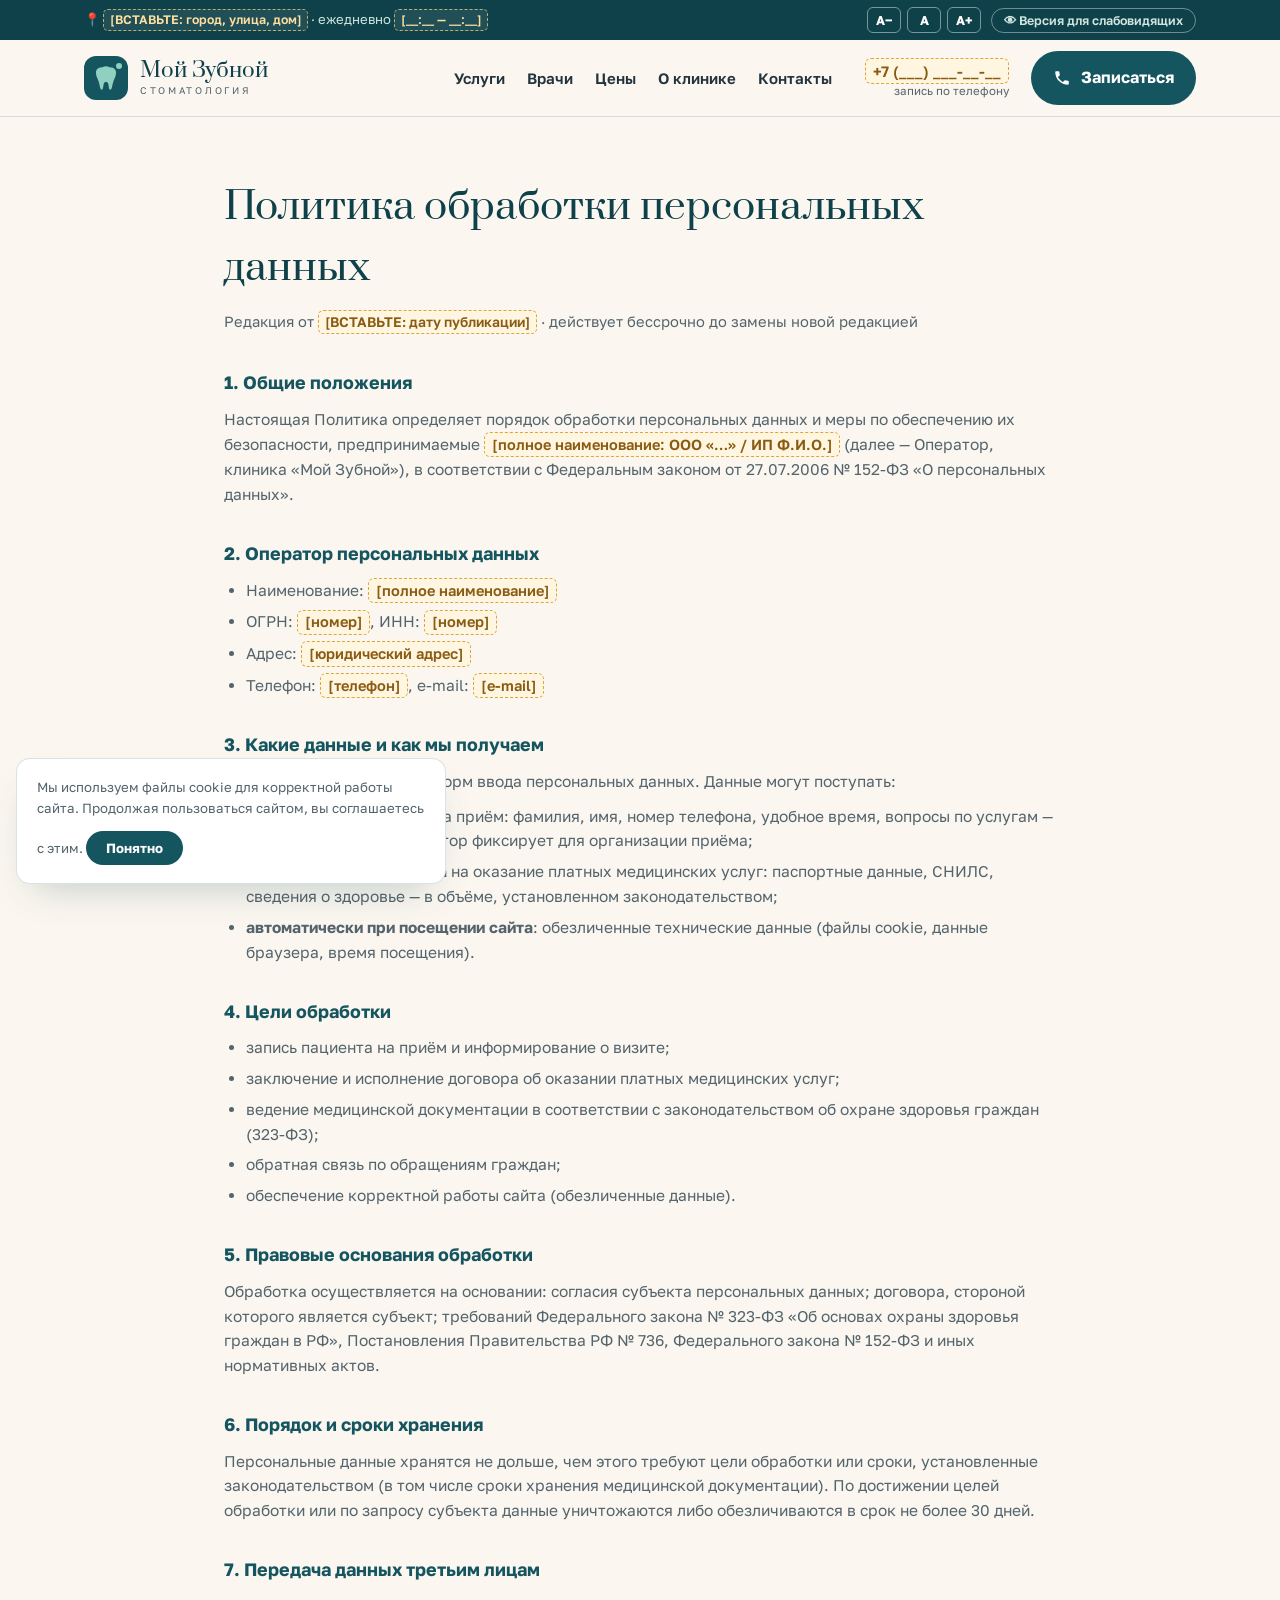
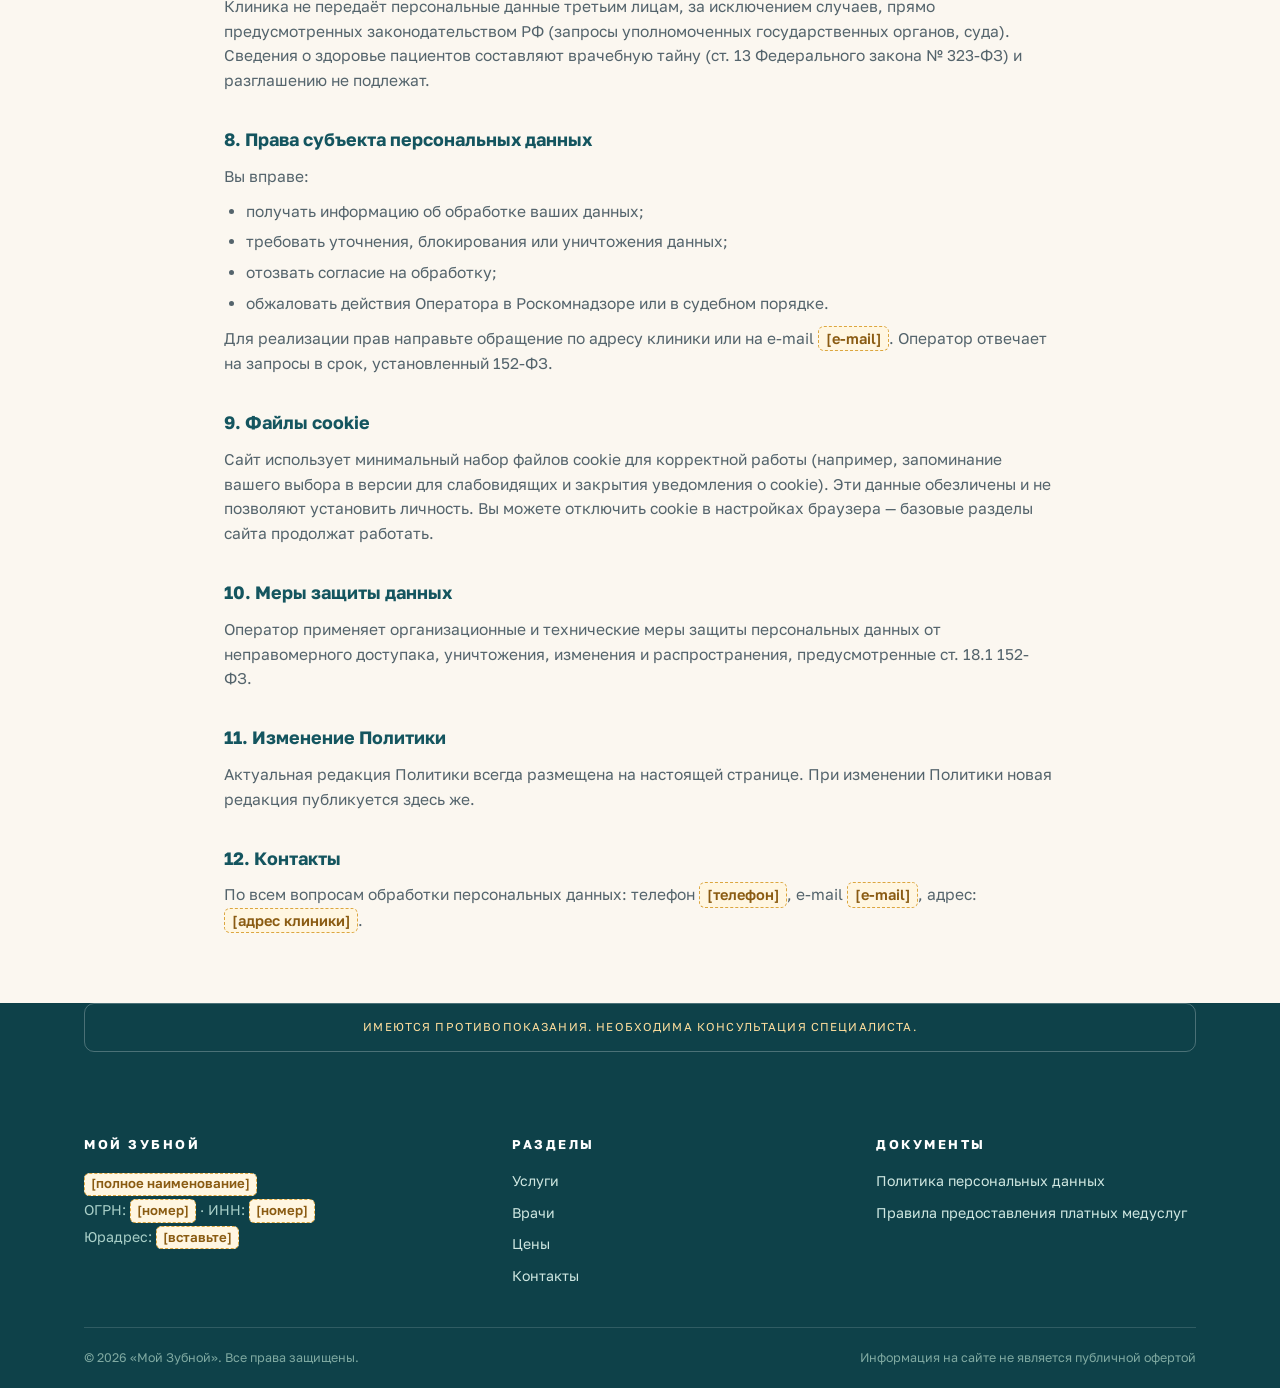
<file: politika-personalnykh-dannykh.html>
<!DOCTYPE html>
<html lang="ru">
<head>
<meta charset="UTF-8">
<meta name="viewport" content="width=device-width, initial-scale=1.0, viewport-fit=cover">
<title>Политика обработки персональных данных — Мой Зубной</title>
<meta name="robots" content="noindex">
<link rel="preconnect" href="https://fonts.googleapis.com">
<link rel="preconnect" href="https://fonts.gstatic.com" crossorigin>
<link href="https://fonts.googleapis.com/css2?family=Prata&family=Golos+Text:wght@400;500;600;700&display=swap" rel="stylesheet">
<link rel="stylesheet" href="css/style.css">
<script src="js/main.js" defer></script>
</head>
<body>
<a class="skip" href="#main">Перейти к содержанию</a>

<svg style="display:none" xmlns="http://www.w3.org/2000/svg">
  <symbol id="tooth" viewBox="0 0 40 50">
    <path d="M20 4c-3.4 0-5.4 2.2-9 2.2C6.8 6.2 2 9.6 2 15.4c0 5.4 2.4 9.8 4 13.4 1.6 3.7 2.6 9.4 3.6 13.7.5 2.3 1.6 3.5 3 3.5 2.6 0 2.2-6.4 3.4-10.6.6-2.2 1.8-3.4 4-3.4s3.4 1.2 4 3.4c1.2 4.2.8 10.6 3.4 10.6 1.4 0 2.5-1.2 3-3.5 1-4.3 2-10 3.6-13.7 1.6-3.6 4-8 4-13.4 0-5.8-4.8-9.2-9-9.2-3.6 0-5.6-2.2-9-2.2z"/>
  </symbol>
  <symbol id="phone" viewBox="0 0 24 24"><path fill="currentColor" d="M6.6 10.8c1.4 2.8 3.8 5.1 6.6 6.6l2.2-2.2c.3-.3.7-.4 1-.2 1.1.4 2.4.6 3.6.6.6 0 1 .4 1 1V20c0 .6-.4 1-1 1C10.6 21 3 13.4 3 4c0-.6.4-1 1-1h3.5c.6 0 1 .4 1 1 0 1.3.2 2.5.6 3.6.1.3 0 .7-.2 1l-2.3 2.2z"/></symbol>
</svg>

<div class="topbar">
  <div class="wrap">
    <div>📍 <span class="ph">[ВСТАВЬТЕ: город, улица, дом]</span> · ежедневно <span class="ph">[__:__ — __:__]</span></div>
    <div class="topbar-right">
      <div class="a11y-ctrl" id="a11yCtrl" hidden aria-label="Размер шрифта">
        <button type="button" data-step="-1">А−</button>
        <button type="button" data-step="0">А</button>
        <button type="button" data-step="1">А+</button>
      </div>
      <button class="a11y-btn" id="a11yBtn" type="button" aria-pressed="false">👁 Версия для слабовидящих</button>
    </div>
  </div>
</div>

<header id="hdr">
  <div class="wrap header-in">
    <a class="logo" href="index.html" aria-label="Мой Зубной — на главную">
      <span class="logo-mark"><svg><use href="#tooth"/></svg></span>
      <span class="logo-text">Мой Зубной<small>стоматология</small></span>
    </a>
    <nav id="nav" aria-label="Основное меню">
      <a href="index.html#uslugi">Услуги</a>
      <a href="index.html#vrachi">Врачи</a>
      <a href="index.html#tseny">Цены</a>
      <a href="index.html#o-klinike">О клинике</a>
      <a href="index.html#kontakty">Контакты</a>
    </nav>
    <div class="header-phone">
      <b><span class="ph">+7 (___) ___-__-__</span></b>
      <small>запись по телефону</small>
    </div>
    <a class="btn btn-solid" href="tel:+70000000000"><svg><use href="#phone"/></svg>Записаться</a>
    <button class="burger" id="burger" type="button" aria-label="Открыть меню" aria-expanded="false"><span></span><span></span><span></span></button>
  </div>
</header>

<main id="main">
  <div class="legal">
    <h1>Политика обработки персональных данных</h1>
    <p class="meta">Редакция от <span class="ph">[ВСТАВЬТЕ: дату публикации]</span> · действует бессрочно до замены новой редакцией</p>

    <h2>1. Общие положения</h2>
    <p>Настоящая Политика определяет порядок обработки персональных данных и меры по обеспечению их безопасности, предпринимаемые <span class="ph">[полное наименование: ООО «…» / ИП Ф.И.О.]</span> (далее — Оператор, клиника «Мой Зубной»), в соответствии с Федеральным законом от 27.07.2006 № 152-ФЗ «О персональных данных».</p>

    <h2>2. Оператор персональных данных</h2>
    <ul>
      <li>Наименование: <span class="ph">[полное наименование]</span></li>
      <li>ОГРН: <span class="ph">[номер]</span>, ИНН: <span class="ph">[номер]</span></li>
      <li>Адрес: <span class="ph">[юридический адрес]</span></li>
      <li>Телефон: <span class="ph">[телефон]</span>, e-mail: <span class="ph">[e-mail]</span></li>
    </ul>

    <h2>3. Какие данные и как мы получаем</h2>
    <p>Сайт клиники не содержит форм ввода персональных данных. Данные могут поступать:</p>
    <ul>
      <li><b>по телефону</b> при записи на приём: фамилия, имя, номер телефона, удобное время, вопросы по услугам — эти сведения администратор фиксирует для организации приёма;</li>
      <li><b>при заключении договора</b> на оказание платных медицинских услуг: паспортные данные, СНИЛС, сведения о здоровье — в объёме, установленном законодательством;</li>
      <li><b>автоматически при посещении сайта</b>: обезличенные технические данные (файлы cookie, данные браузера, время посещения).</li>
    </ul>

    <h2>4. Цели обработки</h2>
    <ul>
      <li>запись пациента на приём и информирование о визите;</li>
      <li>заключение и исполнение договора об оказании платных медицинских услуг;</li>
      <li>ведение медицинской документации в соответствии с законодательством об охране здоровья граждан (323-ФЗ);</li>
      <li>обратная связь по обращениям граждан;</li>
      <li>обеспечение корректной работы сайта (обезличенные данные).</li>
    </ul>

    <h2>5. Правовые основания обработки</h2>
    <p>Обработка осуществляется на основании: согласия субъекта персональных данных; договора, стороной которого является субъект; требований Федерального закона № 323-ФЗ «Об основах охраны здоровья граждан в РФ», Постановления Правительства РФ № 736, Федерального закона № 152-ФЗ и иных нормативных актов.</p>

    <h2>6. Порядок и сроки хранения</h2>
    <p>Персональные данные хранятся не дольше, чем этого требуют цели обработки или сроки, установленные законодательством (в том числе сроки хранения медицинской документации). По достижении целей обработки или по запросу субъекта данные уничтожаются либо обезличиваются в срок не более 30 дней.</p>

    <h2>7. Передача данных третьим лицам</h2>
    <p>Клиника не передаёт персональные данные третьим лицам, за исключением случаев, прямо предусмотренных законодательством РФ (запросы уполномоченных государственных органов, суда). Сведения о здоровье пациентов составляют врачебную тайну (ст. 13 Федерального закона № 323-ФЗ) и разглашению не подлежат.</p>

    <h2>8. Права субъекта персональных данных</h2>
    <p>Вы вправе:</p>
    <ul>
      <li>получать информацию об обработке ваших данных;</li>
      <li>требовать уточнения, блокирования или уничтожения данных;</li>
      <li>отозвать согласие на обработку;</li>
      <li>обжаловать действия Оператора в Роскомнадзоре или в судебном порядке.</li>
    </ul>
    <p>Для реализации прав направьте обращение по адресу клиники или на e-mail <span class="ph">[e-mail]</span>. Оператор отвечает на запросы в срок, установленный 152-ФЗ.</p>

    <h2>9. Файлы cookie</h2>
    <p>Сайт использует минимальный набор файлов cookie для корректной работы (например, запоминание вашего выбора в версии для слабовидящих и закрытия уведомления о cookie). Эти данные обезличены и не позволяют установить личность. Вы можете отключить cookie в настройках браузера — базовые разделы сайта продолжат работать.</p>

    <h2>10. Меры защиты данных</h2>
    <p>Оператор применяет организационные и технические меры защиты персональных данных от неправомерного доступака, уничтожения, изменения и распространения, предусмотренные ст. 18.1 152-ФЗ.</p>

    <h2>11. Изменение Политики</h2>
    <p>Актуальная редакция Политики всегда размещена на настоящей странице. При изменении Политики новая редакция публикуется здесь же.</p>

    <h2>12. Контакты</h2>
    <p>По всем вопросам обработки персональных данных: телефон <span class="ph">[телефон]</span>, e-mail <span class="ph">[e-mail]</span>, адрес: <span class="ph">[адрес клиники]</span>.</p>
  </div>
</main>

<footer>
  <div class="wrap">
    <div class="disclaimer">Имеются противопоказания. Необходима консультация специалиста.</div>
    <div class="foot-grid">
      <div>
        <h5>Мой Зубной</h5>
        <p style="line-height:1.9">
          <span class="ph">[полное наименование]</span><br>
          ОГРН: <span class="ph">[номер]</span> · ИНН: <span class="ph">[номер]</span><br>
          Юрадрес: <span class="ph">[вставьте]</span>
        </p>
      </div>
      <div>
        <h5>Разделы</h5>
        <ul class="foot-list">
          <li><a href="index.html#uslugi">Услуги</a></li>
          <li><a href="index.html#vrachi">Врачи</a></li>
          <li><a href="index.html#tseny">Цены</a></li>
          <li><a href="index.html#kontakty">Контакты</a></li>
        </ul>
      </div>
      <div>
        <h5>Документы</h5>
        <ul class="foot-list">
          <li><a href="politika-personalnykh-dannykh.html">Политика персональных данных</a></li>
          <li><a href="#">Правила предоставления платных медуслуг</a></li>
        </ul>
      </div>
    </div>
    <div class="foot-bottom">
      <div>© <span class="js-year">2026</span> «Мой Зубной». Все права защищены.</div>
      <div>Информация на сайте не является публичной офертой</div>
    </div>
  </div>
</footer>

<div class="mobile-bar">
  <a class="btn btn-solid" href="tel:+70000000000"><svg><use href="#phone"/></svg>Позвонить</a>
  <a class="btn btn-ghost" href="index.html#tseny">Цены</a>
</div>

<div class="cookie" id="cookie" role="dialog" aria-label="Уведомление об использовании cookie">
  Мы используем файлы cookie для корректной работы сайта. Продолжая пользоваться сайтом, вы соглашаетесь с этим.
  <button id="cookieOk" type="button">Понятно</button>
</div>

</body>
</html>
</file>
<file: css/style.css>
/* ============================================================
   «МОЙ ЗУБНОЙ» — стили сайта
   Палитра: молочный фон + глубокий петроль + мята
   ============================================================ */
:root{
  --paper:#FBF7F0;
  --paper-2:#F3EDE1;
  --ink:#22333B;
  --ink-soft:#54646C;
  --deep:#14555F;
  --deep-2:#0E4149;
  --mint:#8FD0C0;
  --mint-soft:#DDF0E9;
  --sand:#EFE5D2;
  --line:rgba(20,85,95,.16);
  --amber-bg:#FFF6E1;
  --amber-bd:#DCA63F;
  --amber-tx:#8A5B12;
  --r:14px;
  --shadow:0 18px 40px -18px rgba(14,65,73,.28);
  --display:'Prata', Georgia, serif;
  --body:'Golos Text', 'Segoe UI', Arial, sans-serif;
}
*{margin:0;padding:0;box-sizing:border-box}
html{font-size:16px;scroll-behavior:smooth}
html,body{overflow-x:hidden}
body{
  font-family:var(--body);
  background:var(--paper);
  color:var(--ink);
  line-height:1.6;
  font-size:1rem;
  -webkit-font-smoothing:antialiased;
}
img,svg{display:block;max-width:100%}
a{color:var(--deep);text-decoration:none}
button{font-family:inherit;cursor:pointer}
.wrap{max-width:1160px;margin:0 auto;padding:0 24px}
section[id]{scroll-margin-top:96px}
.skip{position:absolute;left:-999px;top:0;background:var(--deep);color:#fff;padding:10px 16px;z-index:200}
.skip:focus{left:12px;top:12px}

/* ---- Плашки «ВСТАВЬТЕ ДАННЫЕ» ---- */
.ph{
  display:inline-block;
  background:var(--amber-bg);
  border:1.5px dashed var(--amber-bd);
  color:var(--amber-tx);
  padding:.05em .45em;
  border-radius:.4em;
  font-weight:600;
  font-size:.94em;
  line-height:1.5;
}

/* ---- Места под фото / сканы ---- */
.slot{
  position:relative;
  border:2px dashed rgba(20,85,95,.38);
  border-radius:var(--r);
  background:
    repeating-linear-gradient(45deg, rgba(20,85,95,.045) 0 14px, transparent 14px 28px),
    var(--paper-2);
  display:flex;flex-direction:column;align-items:center;justify-content:center;
  gap:10px;text-align:center;color:var(--deep);
  padding:26px;overflow:hidden;
}
.slot svg{width:50px;height:58px;opacity:.85;animation:slotFloat 4.5s ease-in-out infinite}
.slot b{font-family:var(--display);font-size:1.02rem;letter-spacing:.04em}
.slot span{font-size:.82rem;color:var(--ink-soft);max-width:38ch;line-height:1.5}
@keyframes slotFloat{0%,100%{transform:translateY(0)}50%{transform:translateY(-8px)}}

/* ---- Типографика ---- */
.eyebrow{
  font-size:.78rem;font-weight:700;letter-spacing:.22em;text-transform:uppercase;
  color:var(--deep);display:flex;align-items:center;gap:10px;margin-bottom:16px;flex-wrap:wrap;
}
.eyebrow::before{content:"";width:26px;height:2px;background:var(--mint);flex:none}
.h2{font-family:var(--display);font-weight:400;font-size:clamp(1.7rem,3.4vw,2.5rem);line-height:1.2;color:var(--deep-2);margin-bottom:14px}
.section{padding:88px 0}
.section--alt{background:var(--paper-2)}
.lead{color:var(--ink-soft);max-width:62ch;font-size:1.06rem}

/* ---- Кнопки ---- */
.btn{
  display:inline-flex;align-items:center;gap:10px;
  padding:15px 26px;border-radius:999px;font-weight:700;font-size:1rem;
  border:2px solid transparent;transition:transform .25s, box-shadow .25s, background .25s;
}
.btn svg{width:18px;height:18px;flex:none}
.btn-solid{background:var(--deep);color:#fff}
.btn-solid:hover{background:var(--deep-2);transform:translateY(-2px);box-shadow:var(--shadow)}
.btn-ghost{border-color:var(--deep);color:var(--deep)}
.btn-ghost:hover{background:var(--mint-soft);transform:translateY(-2px)}
.btn-ghost-light{border-color:rgba(255,255,255,.75);color:#fff}
.btn-ghost-light:hover{background:rgba(255,255,255,.14);transform:translateY(-2px)}
.btn-mint{background:var(--mint);color:var(--deep-2)}
.btn-mint:hover{transform:translateY(-2px);box-shadow:var(--shadow)}

/* ---- Верхняя полоска ---- */
.topbar{background:var(--deep-2);color:#CFE5DF;font-size:.82rem}
.topbar .wrap{display:flex;justify-content:space-between;align-items:center;gap:14px;min-height:40px;flex-wrap:wrap}
.topbar .ph{background:rgba(255,255,255,.08);border-color:rgba(255,214,120,.7);color:#FFDF9E}
.topbar-right{display:flex;align-items:center;gap:10px}
.a11y-btn{
  display:inline-flex;align-items:center;gap:8px;background:none;border:1px solid rgba(255,255,255,.4);
  color:#CFE5DF;border-radius:999px;padding:4px 12px;font-size:.78rem;font-weight:600;
}
.a11y-btn:hover{background:rgba(255,255,255,.12)}
.a11y-ctrl{display:flex;gap:6px}
.a11y-ctrl button{
  width:34px;height:26px;border-radius:6px;border:1px solid rgba(255,255,255,.45);
  background:transparent;color:#fff;font-weight:700;font-size:.8rem;
}
.a11y-ctrl button:hover{background:rgba(255,255,255,.15)}

/* ---- Шапка ---- */
header{
  position:sticky;top:0;z-index:100;
  background:rgba(251,247,240,.92);backdrop-filter:blur(10px);
  border-bottom:1px solid var(--line);
  transition:box-shadow .3s;
}
header.scrolled{box-shadow:0 8px 24px -14px rgba(14,65,73,.35)}
.header-in{display:flex;align-items:center;gap:22px;min-height:76px}
.logo{display:flex;align-items:center;gap:12px;flex:none}
.logo-mark{width:44px;height:44px;background:var(--deep);border-radius:12px;display:grid;place-items:center;position:relative;flex:none}
.logo-mark svg{width:24px;height:28px;fill:var(--mint)}
.logo-mark::after{content:"";position:absolute;right:6px;top:7px;width:6px;height:6px;border-radius:50%;background:var(--mint)}
.logo-text{font-family:var(--display);font-size:1.3rem;color:var(--deep-2);line-height:1;white-space:nowrap}
.logo-text small{display:block;font-family:var(--body);font-size:.6rem;letter-spacing:.28em;text-transform:uppercase;color:var(--ink-soft);margin-top:4px}
nav{margin-left:auto;display:flex}
nav a{font-weight:600;font-size:.94rem;color:var(--ink);padding:8px 2px;margin:0 9px;position:relative;white-space:nowrap}
nav a::after{content:"";position:absolute;left:0;bottom:2px;width:0;height:2px;background:var(--mint);transition:width .3s}
nav a:hover::after{width:100%}
.header-phone{display:flex;flex-direction:column;align-items:flex-end;line-height:1.25;flex:none}
.header-phone b{font-size:1rem;color:var(--deep-2)}
.header-phone small{font-size:.72rem;color:var(--ink-soft)}
.header-in .btn{flex:none;padding:12px 20px}
.burger{display:none;background:none;border:0;width:42px;height:42px;flex:none;margin-left:auto}
.burger span{display:block;width:24px;height:2px;background:var(--deep);margin:5px auto;transition:.3s}

/* ---- ПЕРВЫЙ ЭКРАН: фон клиники ---- */
.hero{position:relative;overflow:hidden;color:#fff;padding:92px 0 96px}
.hero-bg{
  position:absolute;inset:0;z-index:0;
  background:
    radial-gradient(640px 420px at 85% 12%, rgba(143,208,192,.16), transparent 60%),
    linear-gradient(135deg,#0B3A42 0%, #14555F 55%, #1E6E63 100%);
}
.hero-bg::before{ /* затемнение — остаётся и поверх фото */
  content:"";position:absolute;inset:0;
  background:linear-gradient(100deg, rgba(9,42,48,.62) 0%, rgba(9,42,48,.25) 60%, rgba(9,42,48,.05) 100%);
}
.hero-bg::after{
  content:"";position:absolute;inset:0;
  background:repeating-linear-gradient(45deg, rgba(255,255,255,.03) 0 16px, transparent 16px 32px);
}
/* >>> КОГДА ПОЯВИТСЯ ФОТО-01: положите файл в img/01.jpg и раскомментируйте:
.hero-bg{background:url("../img/01.jpg") center/cover no-repeat;}
а из index.html удалите блок .bg-tag и оба .hero-tooth
*/
.hero-tooth{position:absolute;fill:rgba(255,255,255,.05);z-index:0}
.hero-tooth.t1{right:-70px;top:-50px;width:360px;height:430px;transform:rotate(14deg)}
.hero-tooth.t2{left:-50px;bottom:-80px;width:270px;height:320px;fill:rgba(255,255,255,.04);transform:rotate(-16deg)}
.bg-tag{
  position:absolute;right:18px;bottom:16px;z-index:1;
  font-size:.7rem;color:#BFE0D8;border:1px dashed rgba(255,255,255,.4);
  padding:7px 12px;border-radius:8px;max-width:330px;line-height:1.5;text-align:left;
}
.hero-content{position:relative;z-index:1;max-width:760px}
.hero .eyebrow{color:var(--mint)}
.hero .eyebrow::before{background:var(--mint)}
.hero h1{font-family:var(--display);font-weight:400;font-size:clamp(2.3rem,5.2vw,3.9rem);line-height:1.1;color:#fff}
.mask{display:block;overflow:hidden}
.mask > span{display:block;transform:translateY(112%);animation:lineUp .9s cubic-bezier(.2,.7,.2,1) forwards}
.mask:nth-child(2) > span{animation-delay:.15s}
@keyframes lineUp{to{transform:translateY(0)}}
.hero h1 em{font-style:normal;color:#fff;position:relative}
.hero h1 em::after{content:"";position:absolute;left:0;bottom:4px;width:100%;height:9px;background:var(--mint);z-index:-1;border-radius:3px;opacity:.9}
.hero .lead{margin:22px 0 30px;color:#D6EAE5;font-size:1.1rem}
.hero-cta{display:flex;gap:14px;flex-wrap:wrap}
.hero-meta{margin-top:26px;display:flex;flex-direction:column;gap:6px;font-size:.95rem;color:#BFDAD4}
.hero-meta .ph{background:rgba(255,255,255,.1);border-color:rgba(255,214,120,.6);color:#FFE7B0}
.hero-card{
  margin-top:36px;background:#fff;color:var(--ink);border-radius:var(--r);
  border-left:4px solid var(--mint);box-shadow:var(--shadow);
  padding:18px 24px;max-width:540px;font-size:.95rem;
}
.hero-card b{color:var(--deep-2)}
.hero-card > b{display:block;font-size:.75rem;letter-spacing:.18em;text-transform:uppercase;color:var(--deep);margin-bottom:6px}
.hero-card span{font-size:.8rem;color:var(--ink-soft)}

/* ---- Бегущая строка ---- */
.ticker{background:var(--deep);color:#DCEFEA;overflow:hidden;border-top:1px solid rgba(143,208,192,.35)}
.ticker-track{display:flex;width:max-content;animation:tick 34s linear infinite;padding:13px 0}
.ticker:hover .ticker-track{animation-play-state:paused}
.ticker-track span{display:flex;align-items:center;gap:22px;padding-right:22px;font-size:.92rem;letter-spacing:.06em;white-space:nowrap}
.ticker-track span::after{content:"✦";color:var(--mint);font-size:.7rem}
@keyframes tick{to{transform:translateX(-50%)}}

/* ---- Цифры ---- */
.stats{display:grid;grid-template-columns:repeat(4,1fr);gap:22px}
.stat{background:#fff;border:1px solid var(--line);border-radius:var(--r);padding:28px 22px;text-align:center;transition:transform .3s, box-shadow .3s}
.stat:hover{transform:translateY(-5px);box-shadow:var(--shadow)}
.stat .num{font-family:var(--display);font-size:2.5rem;color:var(--deep);line-height:1;margin-bottom:8px}
.stat .num sup{font-size:1.1rem;color:var(--mint)}
.stat p{font-size:.88rem;color:var(--ink-soft)}

/* ---- Врачи ---- */
.doctors{display:grid;grid-template-columns:1fr 1fr;gap:30px}
.doc-card{background:#fff;border-radius:18px;border:1px solid var(--line);overflow:hidden;transition:transform .35s, box-shadow .35s}
.doc-card:hover{transform:translateY(-6px);box-shadow:var(--shadow)}
.doc-card > .slot{aspect-ratio:4/3.4;border-radius:0;border:none;border-bottom:2px dashed rgba(20,85,95,.38)}
.doc-body{padding:26px 28px 30px}
.doc-body h3{font-family:var(--display);font-size:1.7rem;color:var(--deep-2)}
.doc-role{display:inline-block;margin:8px 0 14px;background:var(--mint-soft);color:var(--deep-2);font-weight:700;font-size:.76rem;letter-spacing:.12em;text-transform:uppercase;padding:5px 14px;border-radius:999px}
.doc-body p{font-size:.94rem;color:var(--ink-soft);margin-bottom:8px}
.doc-facts{margin:16px 0 6px;display:flex;flex-direction:column;gap:6px;font-size:.9rem}
.doc-facts span{display:flex;gap:8px}
.doc-facts svg{width:15px;height:18px;fill:var(--mint);flex:none;margin-top:4px}

/* Сертификаты врача */
.certs{margin:20px 0 22px}
.certs-title{font-size:.76rem;font-weight:700;letter-spacing:.14em;text-transform:uppercase;color:var(--deep);margin-bottom:12px}
.certs-row{display:flex;gap:12px;overflow-x:auto;padding-bottom:6px}
.cert{flex:1;min-width:118px;aspect-ratio:3/4;padding:12px;gap:5px;border-radius:10px}
.cert svg{width:26px;height:30px;animation:none}
.cert b{font-size:.72rem;font-family:var(--body);font-weight:700;letter-spacing:.02em}
.cert span{font-size:.66rem}

/* ---- Услуги ---- */
.dir{display:grid;grid-template-columns:.9fr 1.1fr;gap:44px;align-items:start;background:#fff;border:1px solid var(--line);border-radius:18px;padding:34px;margin-bottom:30px;transition:box-shadow .3s}
.dir:hover{box-shadow:var(--shadow)}
.dir--flip{grid-template-columns:1.1fr .9fr}
.dir--flip .dir-photo{order:2}
.dir-photo .slot{aspect-ratio:4/3}
.dir h3{font-family:var(--display);font-size:1.6rem;color:var(--deep-2);margin-bottom:6px}
.dir .who{font-size:.9rem;color:var(--ink-soft);margin-bottom:20px}
.dir .who b{color:var(--deep)}
.price-list{list-style:none}
.price-list li{display:flex;align-items:baseline;gap:10px;padding:10px 0;font-size:.96rem;flex-wrap:wrap}
.price-list li + li{border-top:1px dashed var(--line)}
.price-list .dots{flex:1;min-width:24px;border-bottom:2px dotted rgba(20,85,95,.3);transform:translateY(-4px)}
.price-list .cost{font-weight:700;color:var(--deep-2);white-space:nowrap}

/* ---- Как проходит приём ---- */
.steps-grid{display:grid;grid-template-columns:.9fr 1.1fr;gap:56px;align-items:start}
.steps-left{position:sticky;top:110px}
.step{display:flex;gap:22px;background:#fff;border:1px solid var(--line);border-radius:var(--r);padding:24px 26px;margin-bottom:18px;transition:transform .3s}
.step:hover{transform:translateX(8px)}
.step-num{font-family:var(--display);font-size:2rem;color:var(--mint);line-height:1;flex:none}
.step h4{font-size:1.05rem;color:var(--deep-2);margin-bottom:6px}
.step p{font-size:.92rem;color:var(--ink-soft)}

/* ---- Безопасность ---- */
.safe-grid{display:grid;grid-template-columns:1fr 1fr;gap:48px;align-items:center}
.safe-list{list-style:none;margin-top:22px;display:flex;flex-direction:column;gap:14px}
.safe-list li{display:flex;gap:14px;align-items:flex-start;background:#fff;border:1px solid var(--line);border-radius:12px;padding:16px 18px;font-size:.95rem}
.safe-list .tick{flex:none;width:26px;height:26px;border-radius:50%;background:var(--mint);color:var(--deep-2);display:grid;place-items:center;font-weight:800;font-size:.85rem}

/* ---- Цены ---- */
.price-tables{display:grid;grid-template-columns:1fr 1fr;gap:30px;margin-top:34px}
.table-wrap{overflow-x:auto}
table.ptable{width:100%;border-collapse:collapse;background:#fff;border-radius:var(--r);overflow:hidden;border:1px solid var(--line);min-width:300px}
table.ptable caption{caption-side:top;text-align:left;font-family:var(--display);font-size:1.15rem;color:var(--deep-2);padding:0 0 12px}
table.ptable td{padding:12px 18px;font-size:.93rem;border-top:1px dashed var(--line)}
table.ptable td:last-child{text-align:right;white-space:nowrap}
table.ptable tr:first-child td{border-top:none}
table.ptable tr:hover td{background:var(--mint-soft)}
.price-note{margin-top:22px;font-size:.88rem;color:var(--ink-soft);max-width:70ch}
.price-actions{margin-top:22px;display:flex;gap:14px;flex-wrap:wrap;align-items:center}

/* ---- Запись через администратора ---- */
.olya{background:var(--deep);color:#E7F3EF;overflow:hidden;position:relative}
.olya::after{content:"✦";position:absolute;right:6%;top:18%;font-size:8rem;color:rgba(143,208,192,.14)}
.olya-grid{display:grid;grid-template-columns:auto 1fr auto;gap:44px;align-items:center;position:relative;z-index:1}
.olya .slot{width:185px;height:185px;border-radius:50%;border-color:rgba(143,208,192,.5);background:rgba(255,255,255,.06)}
.olya .slot svg{width:42px;height:50px;fill:var(--mint)}
.olya .slot b{color:#fff}
.olya .slot span{color:#A8CFC6}
.olya h2{font-family:var(--display);font-size:clamp(1.7rem,3.4vw,2.4rem);color:#fff;margin-bottom:10px}
.olya p{max-width:56ch;color:#BBDAD3;font-size:.97rem}
.olya-call{text-align:center}
.olya-call .big{font-size:1.15rem;font-weight:700;color:#fff;display:block;margin-bottom:12px}
.olya-call small{display:block;margin-top:12px;color:#A8CFC6;font-size:.82rem}

/* ---- FAQ ---- */
.faq{max-width:800px;margin:30px auto 0}
.faq-item{background:#fff;border:1px solid var(--line);border-radius:12px;margin-bottom:12px;overflow:hidden;transition:box-shadow .3s}
.faq-item.open{box-shadow:var(--shadow)}
.faq-q{width:100%;background:none;border:0;text-align:left;display:flex;justify-content:space-between;align-items:center;gap:16px;padding:19px 24px;font-size:1rem;font-weight:600;color:var(--deep-2)}
.faq-q .plus{flex:none;width:28px;height:28px;border-radius:50%;background:var(--mint-soft);color:var(--deep);display:grid;place-items:center;font-size:1.2rem;transition:transform .3s}
.faq-item.open .plus{transform:rotate(45deg)}
.faq-a{max-height:0;overflow:hidden;transition:max-height .4s ease}
.faq-a p{padding:0 24px 20px;font-size:.93rem;color:var(--ink-soft)}

/* ---- О клинике + документы ---- */
.about-grid{display:grid;grid-template-columns:1.05fr .95fr;gap:48px;align-items:start}
.about-photos{display:grid;grid-template-columns:1fr 1fr;gap:16px}
.about-photos .slot{aspect-ratio:4/3}
.docs{display:grid;grid-template-columns:1fr 1fr;gap:16px;margin-top:26px}
.doc{background:#fff;border:1px solid var(--line);border-radius:12px;padding:20px 18px;font-size:.85rem;color:var(--ink-soft);transition:transform .3s}
.doc:hover{transform:translateY(-4px)}
.doc svg{width:26px;height:32px;fill:var(--deep);opacity:.7;margin-bottom:12px}
.doc b{display:block;color:var(--deep-2);font-size:.92rem;margin-bottom:6px}

/* ---- Пациентам ---- */
.pats{display:grid;grid-template-columns:repeat(3,1fr);gap:22px;margin-top:30px}
.pat{background:#fff;border:1px solid var(--line);border-radius:var(--r);padding:26px;font-size:.93rem;color:var(--ink-soft)}
.pat h4{color:var(--deep-2);font-size:1.02rem;margin-bottom:10px}
.pat ul{padding-left:18px}
.pat li{margin-bottom:6px}

/* ---- Контакты ---- */
.contacts-grid{display:grid;grid-template-columns:.9fr 1.1fr;gap:48px;margin-top:30px}
.c-list{list-style:none;display:flex;flex-direction:column;gap:18px}
.c-list li{display:flex;gap:16px;align-items:flex-start}
.c-ico{flex:none;width:42px;height:42px;border-radius:12px;background:var(--mint-soft);display:grid;place-items:center}
.c-ico svg{width:19px;height:19px;fill:var(--deep)}
.c-list b{display:block;font-size:.76rem;letter-spacing:.14em;text-transform:uppercase;color:var(--ink-soft);margin-bottom:3px}
.c-list span{font-size:1.02rem;font-weight:600;color:var(--deep-2)}
.map-slot{margin-top:16px;aspect-ratio:16/8}

/* ---- Подвал ---- */
footer{background:var(--deep-2);color:#A9CFC8;font-size:.88rem}
.foot-grid{display:grid;grid-template-columns:1.2fr 1fr 1fr;gap:44px;padding:56px 0 40px}
footer h5{color:#fff;font-size:.8rem;letter-spacing:.2em;text-transform:uppercase;margin-bottom:16px}
footer a{color:#CFE7E1}
footer a:hover{color:#fff;text-decoration:underline}
.foot-list{list-style:none;display:flex;flex-direction:column;gap:9px}
.disclaimer{
  border:1px solid rgba(255,255,255,.25);border-radius:10px;padding:14px 18px;
  text-transform:uppercase;letter-spacing:.1em;font-size:.72rem;text-align:center;color:#FFDF9E;
  margin-bottom:26px;
}
.foot-bottom{border-top:1px solid rgba(255,255,255,.14);padding:20px 0;display:flex;justify-content:space-between;gap:16px;flex-wrap:wrap;font-size:.78rem;color:#7FA9A1}
.foot-bottom .ph{background:rgba(255,255,255,.06);border-color:rgba(255,214,120,.5);color:#FFDF9E}

/* ---- Страница политики ПДн ---- */
.legal{max-width:880px;margin:0 auto;padding:60px 24px}
.legal h1{font-family:var(--display);font-weight:400;color:var(--deep-2);font-size:clamp(1.7rem,3.4vw,2.4rem);margin-bottom:10px}
.legal .meta{color:var(--ink-soft);margin-bottom:34px;font-size:.92rem}
.legal h2{font-size:1.12rem;color:var(--deep);margin:32px 0 10px}
.legal p,.legal li{color:var(--ink-soft);font-size:.97rem}
.legal p{margin-bottom:10px}
.legal ul,.legal ol{padding-left:22px;margin-bottom:10px}
.legal li{margin-bottom:6px}

/* ---- Cookie ---- */
.cookie{
  position:fixed;left:16px;bottom:16px;z-index:150;max-width:430px;
  background:#fff;border:1px solid var(--line);border-radius:14px;box-shadow:var(--shadow);
  padding:18px 20px;font-size:.83rem;color:var(--ink-soft);display:none;
}
.cookie.show{display:block}
.cookie button{margin-top:12px;background:var(--deep);color:#fff;border:0;border-radius:999px;padding:9px 20px;font-weight:700}

/* ---- Мобильная панель ---- */
.mobile-bar{display:none;position:fixed;left:0;right:0;bottom:0;z-index:140;background:#fff;border-top:1px solid var(--line);padding:10px 14px calc(10px + env(safe-area-inset-bottom));gap:10px}
.mobile-bar .btn{flex:1;justify-content:center;padding:13px 10px;font-size:.92rem}

/* ---- Появление при прокрутке ---- */
.rv{opacity:0;transform:translateY(22px);transition:opacity .7s ease, transform .7s ease}
.rv.on{opacity:1;transform:none}

/* ============================================================
   ВЕРСИЯ ДЛЯ СЛАБОВИДЯЩИХ (ГОСТ Р 52872-2019)
   Включается кнопкой в верхней полоске
   ============================================================ */
html.a11y{font-size:20px}
html.a11y.a11y-sm{font-size:18px}
html.a11y.a11y-lg{font-size:23px}
html.a11y body{background:#fff;color:#000}
html.a11y *{animation:none!important;transition:none!important;box-shadow:none!important;text-shadow:none!important}
html.a11y .rv{opacity:1;transform:none}
html.a11y a{text-decoration:underline}
/* Чёрный текст и белый фон везде */
html.a11y .topbar,html.a11y header,html.a11y .section--alt,html.a11y footer,
html.a11y .mobile-bar,html.a11y .cookie{background:#fff;color:#000;border-color:#000}
html.a11y .topbar,html.a11y .topbar *{color:#000}
html.a11y .a11y-btn,html.a11y .a11y-ctrl button{color:#000;border-color:#000}
html.a11y .ticker{display:none}
html.a11y .hero{background:#fff}
html.a11y .hero-bg{display:none}
html.a11y .hero,html.a11y .hero *{color:#000}
html.a11y .hero h1 em::after{background:#fff}
html.a11y .eyebrow::before{background:#000}
html.a11y .h2,html.a11y h1,html.a11y h3,html.a11y h4,html.a11y h5,html.a11y .step-num,html.a11y .stat .num{color:#000}
html.a11y .lead,html.a11y p,html.a11y li,html.a11y td,html.a11y small{color:#000}
/* Карточки и блоки: белый фон, чёрная рамка */
html.a11y .stat,html.a11y .doc-card,html.a11y .dir,html.a11y .step,html.a11y .safe-list li,
html.a11y .pat,html.a11y .doc,html.a11y .faq-item,html.a11y table.ptable,html.a11y .hero-card{
  background:#fff;border:2px solid #000;border-radius:6px;
}
/* Кнопки: чёрные/белые, контрастные */
html.a11y .btn-solid,html.a11y .btn-mint{background:#000;color:#fff;border:2px solid #000}
html.a11y .btn-solid *,html.a11y .btn-mint *{color:#fff}
html.a11y .btn-ghost,html.a11y .btn-ghost-light{background:#fff;color:#000;border:2px solid #000}
html.a11y .slot{background:#fff;border:2px solid #000}
html.a11y .slot svg{display:none}
html.a11y .slot b,html.a11y .slot span{color:#000}
html.a11y .ph{background:#fff;border:2px solid #000;color:#000}
html.a11y .doc-role,html.a11y .faq-q .plus,html.a11y .safe-list .tick,html.a11y .c-ico{background:#fff;color:#000;border:2px solid #000}
html.a11y .doc svg,html.a11y .c-ico svg,html.a11y .doc-facts svg{fill:#000}
html.a11y .disclaimer{border:2px solid #000;color:#000}
html.a11y footer,html.a11y footer *{color:#000}
html.a11y .legal p,html.a11y .legal li,html.a11y .legal .meta{color:#000}

/* ---- Уважение к настройкам системы ---- */
@media (prefers-reduced-motion: reduce){
  *,*::before,*::after{animation:none!important;transition:none!important}
  html{scroll-behavior:auto}
  .rv{opacity:1;transform:none}
  .mask > span{transform:none}
}

/* ============================================================
   АДАПТИВ: планшет и телефон
   ============================================================ */
@media(max-width:960px){
  .hero-grid,.about-grid,.contacts-grid,.safe-grid,.steps-grid{grid-template-columns:1fr;gap:36px}
  .steps-left{position:static}
  .dir,.dir--flip{grid-template-columns:1fr;padding:24px}
  .dir--flip .dir-photo{order:0}
  .doctors,.price-tables{grid-template-columns:1fr}
  .stats{grid-template-columns:repeat(2,1fr)}
  .pats{grid-template-columns:1fr}
  .olya-grid{grid-template-columns:1fr;text-align:center;gap:30px}
  .olya .slot{margin:0 auto}
  .olya p{margin:0 auto}
  nav{display:none;position:absolute;top:76px;left:0;right:0;background:#fff;border-bottom:1px solid var(--line);flex-direction:column;padding:14px 24px 20px}
  nav.open{display:flex}
  nav a{padding:13px 0;margin:0;border-bottom:1px dashed var(--line)}
  nav a::after{display:none}
  .burger{display:block}
  .header-phone,.header-in .btn{display:none}
  .mobile-bar{display:flex}
  body{padding-bottom:74px}
  .cookie{left:12px;right:12px;max-width:none;bottom:calc(84px + env(safe-area-inset-bottom))}
  .hero{padding:64px 0 70px}
  .hero-tooth.t1{width:220px;height:260px}
}
@media(max-width:560px){
  .section{padding:58px 0}
  .wrap{padding:0 18px}
  .stats{grid-template-columns:1fr}
  .about-photos{grid-template-columns:1fr}
  .topbar .wrap{justify-content:center;text-align:center}
  .hero h1{font-size:2.1rem}
  .hero-card{max-width:none}
  .olya .slot{width:150px;height:150px}
  .doc-body{padding:22px 20px 26px}
  .foot-grid{padding:40px 0 30px;grid-template-columns:1fr;gap:30px}
  .logo-text{font-size:1.15rem}
  .logo-text small{display:none}
  .bg-tag{max-width:230px;font-size:.64rem}
  .step{flex-direction:row;padding:20px}
}
</file>
